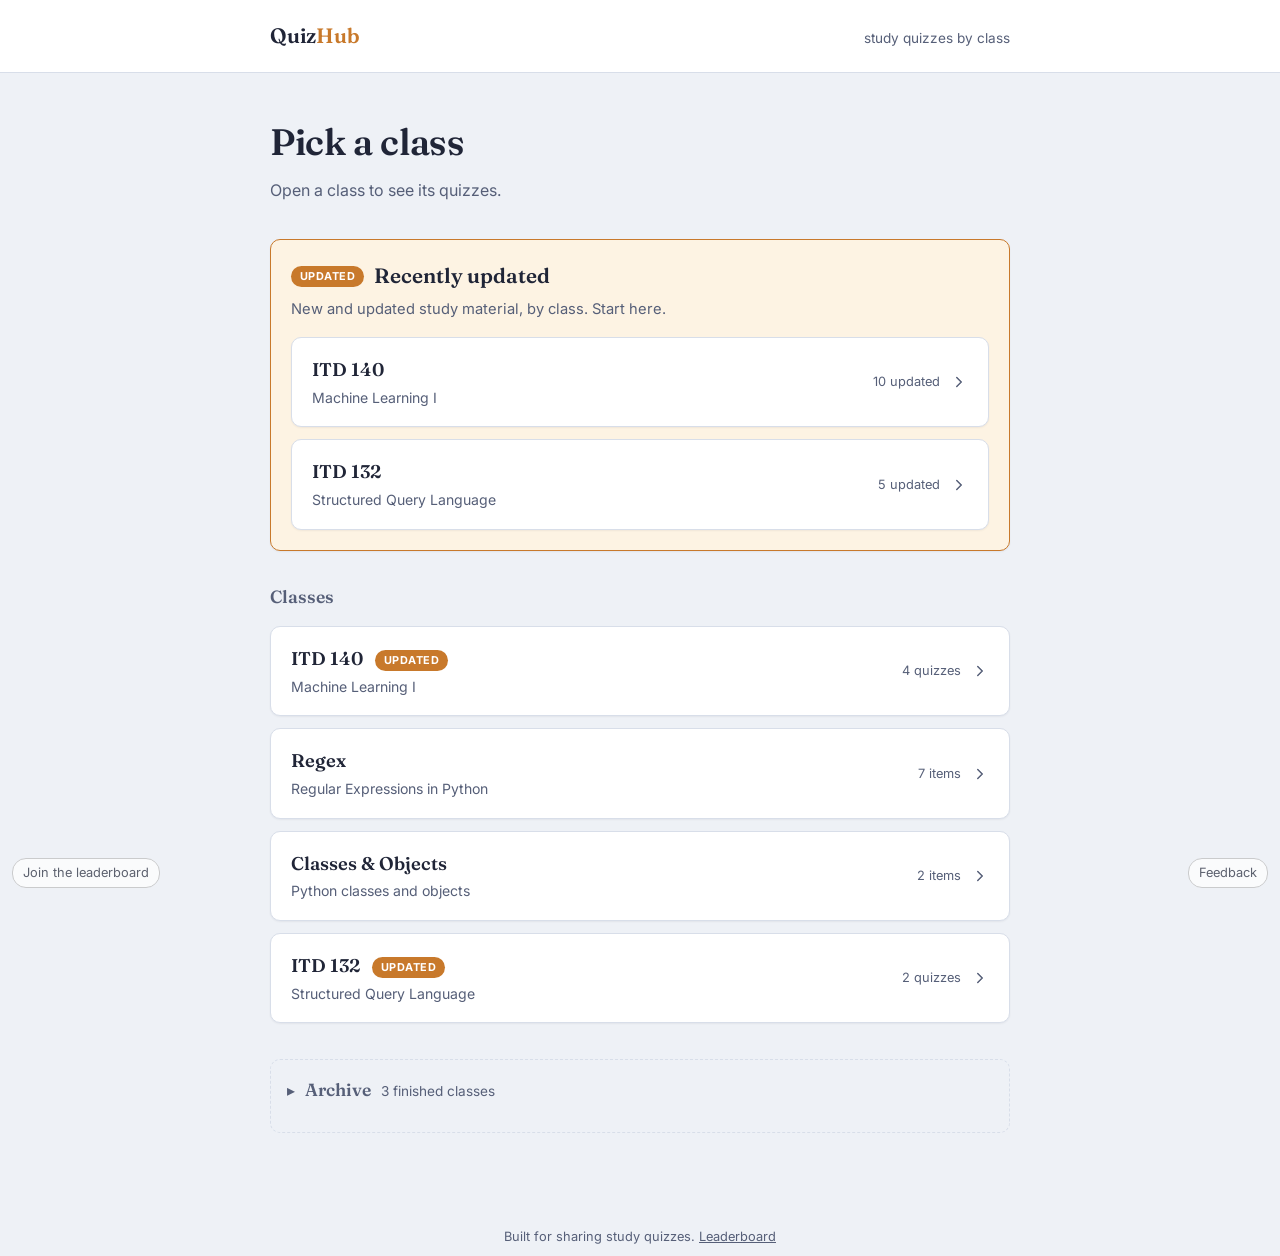
<file: index.html>
<!doctype html>
<html lang="en">
<head>
<meta charset="utf-8">
<meta name="viewport" content="width=device-width, initial-scale=1">
<title>Class Quizzes</title>
<link rel="stylesheet" href="assets/style.css">
</head>
<body>

<div class="topbar">
  <div class="topbar-inner">
    <a class="brand" href="index.html">Quiz<span class="brand-mark">Hub</span></a>
    <span class="topbar-sub">study quizzes by class</span>
  </div>
</div>

<div class="wrap">
  <div class="page-head">
    <h1>Pick a class</h1>
    <p>Open a class to see its quizzes.</p>
  </div>

  <section id="featured" class="featured" hidden aria-labelledby="featured-title">
    <div class="featured-head">
      <span class="featured-flag">Updated</span>
      <h2 id="featured-title">Recently updated</h2>
    </div>
    <p class="featured-sub">New and updated study material, by class. Start here.</p>
    <div id="featured-list" class="featured-list"></div>
  </section>

  <h2 class="list-title">Classes</h2>
  <div id="class-list" class="class-list"></div>

  <details id="archive" class="archive" hidden>
    <summary>
      <span class="archive-title">Archive</span>
      <span class="archive-sub" id="archive-sub"></span>
    </summary>
    <p class="archive-note">Finished classes. Everything is still here if you want to look back.</p>
    <div id="archive-list" class="class-list"></div>
  </details>
  <div id="empty" class="empty-state" hidden>No classes yet. Add one in <code>classes.json</code>.</div>
</div>

<footer class="site">Built for sharing study quizzes. <a href="leaderboard.html">Leaderboard</a></footer>

<script src="assets/app.js"></script>
<script src="assets/firebase-config.js"></script>
<script src="assets/feedback.js"></script>
<script src="assets/player.js"></script>
</body>
</html>
</file>
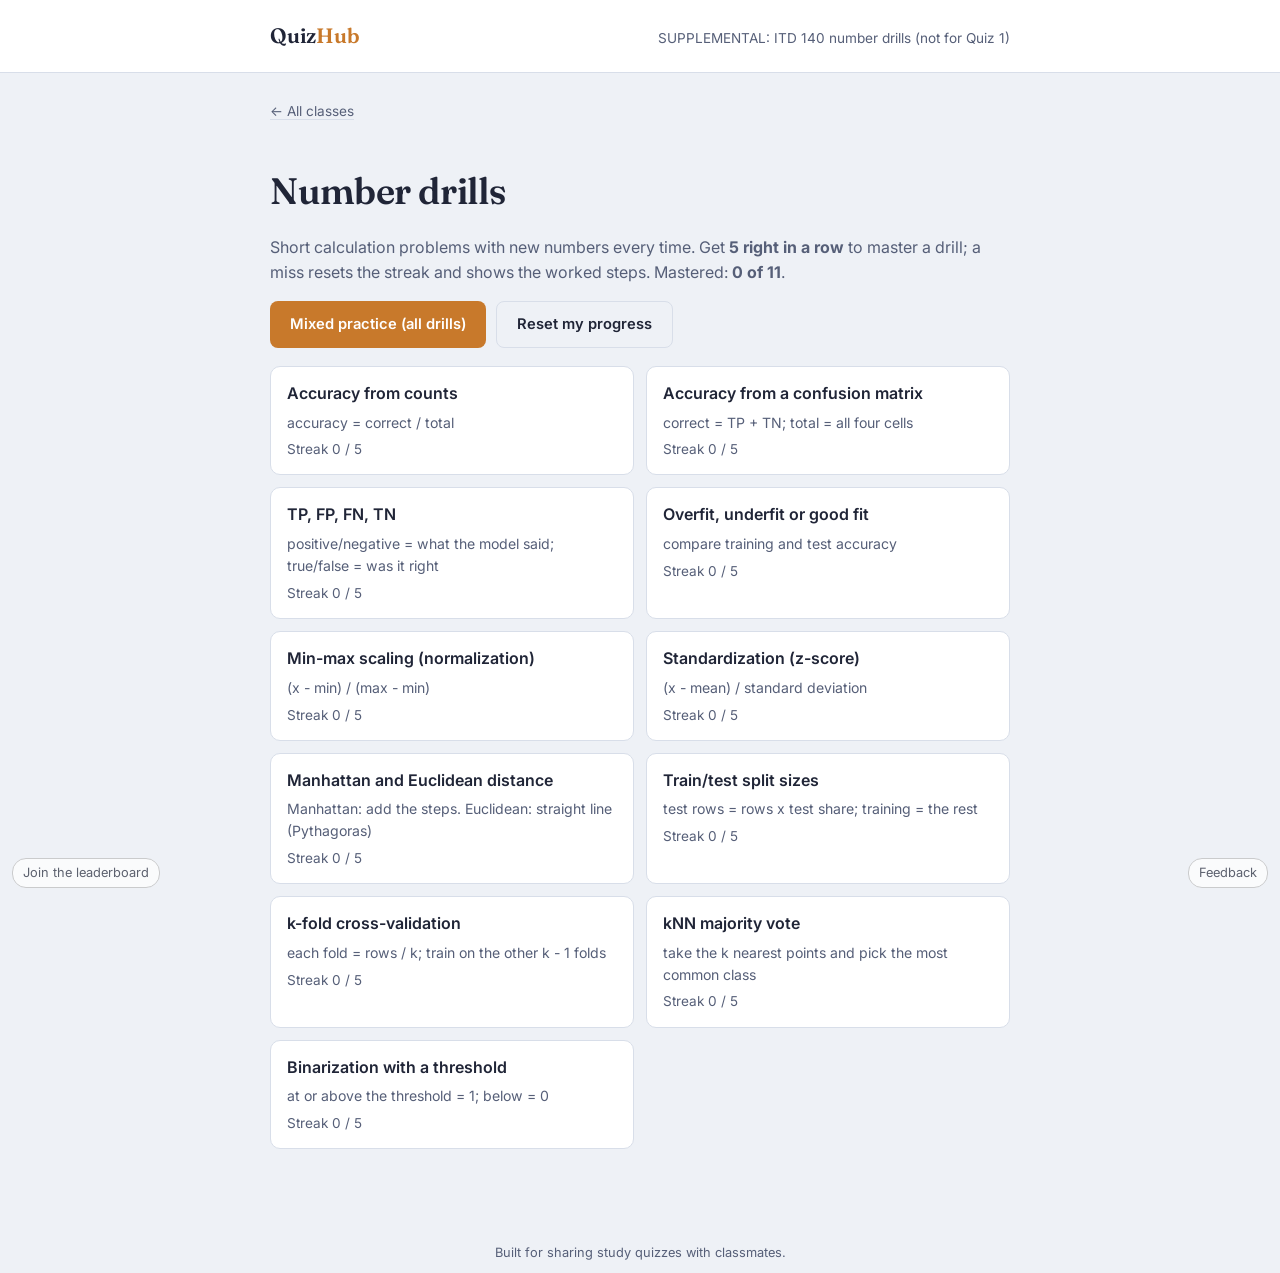
<file: drills.html>
<!doctype html>
<html lang="en">
<head>
<meta charset="utf-8">
<meta name="viewport" content="width=device-width, initial-scale=1">
<title>Number Drills</title>
<link rel="stylesheet" href="assets/style.css">
<link rel="stylesheet" href="assets/drills.css">
</head>
<body>

<div class="topbar">
  <div class="topbar-inner">
    <a class="brand" href="index.html">Quiz<span class="brand-mark">Hub</span></a>
    <span class="topbar-sub">SUPPLEMENTAL: ITD 140 number drills (not for Quiz 1)</span>
  </div>
</div>

<div class="wrap">
  <div class="crumb"><a href="index.html">&larr; All classes</a></div>
  <div id="loading" class="loading">Loading drills&hellip;</div>
  <div id="app"></div>
</div>

<footer class="site">Built for sharing study quizzes with classmates.</footer>

<script src="assets/drillgen.js"></script>
<script src="assets/drills.js"></script>
<script src="assets/firebase-config.js"></script>
<script src="assets/feedback.js"></script>
<script src="assets/player.js"></script>
</body>
</html>
</file>
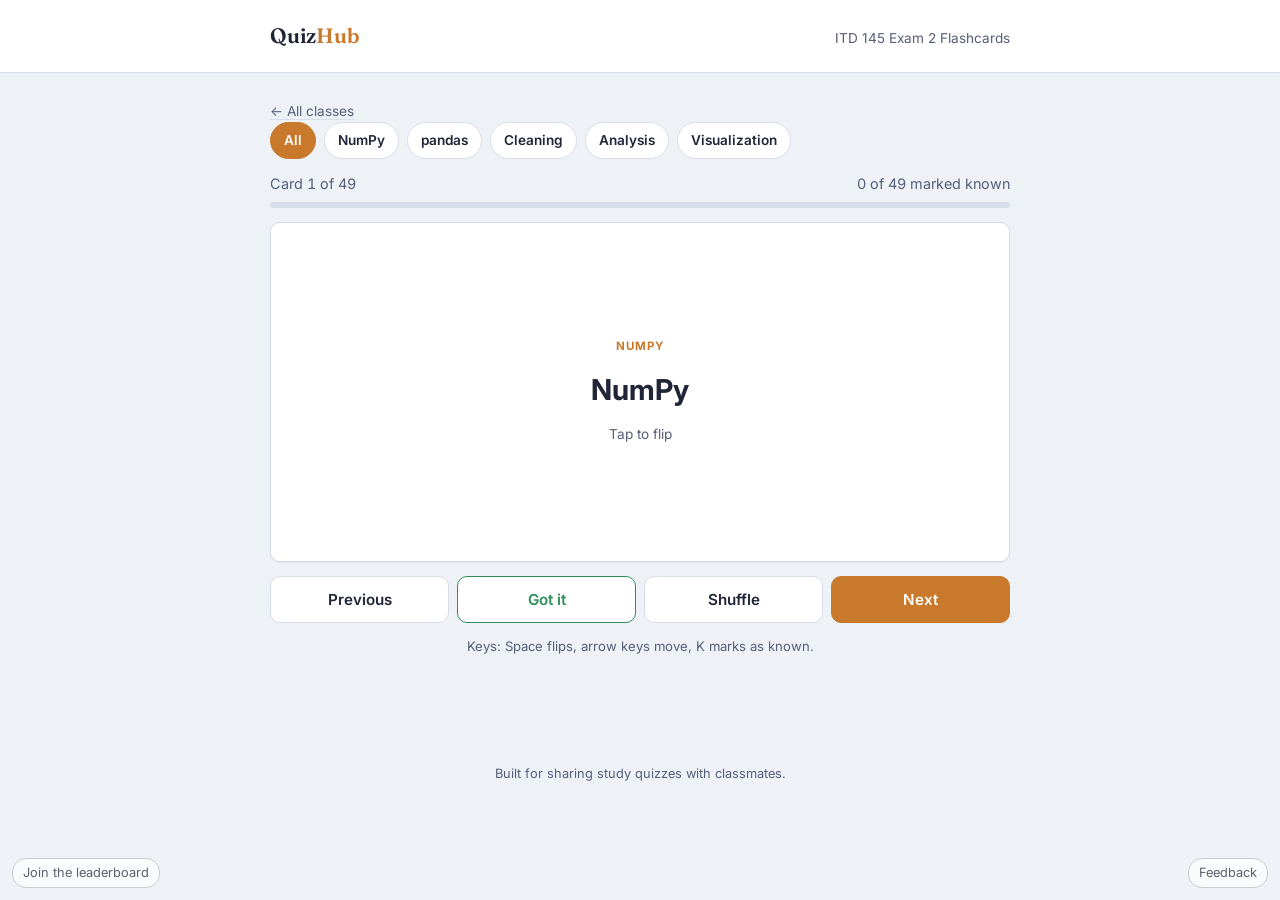
<file: flashcards.html>
<!doctype html>
<html lang="en">
<head>
<meta charset="utf-8">
<meta name="viewport" content="width=device-width, initial-scale=1">
<title>Flashcards</title>
<link rel="stylesheet" href="assets/style.css">
<link rel="stylesheet" href="assets/flashcards.css">
</head>
<body>

<div class="topbar">
  <div class="topbar-inner">
    <a class="brand" href="index.html">Quiz<span class="brand-mark">Hub</span></a>
    <span class="topbar-sub" id="fc-subtitle"></span>
  </div>
</div>

<div class="wrap">
  <div class="crumb"><a href="index.html">&larr; All classes</a></div>
  <div id="loading" class="loading">Loading flashcards&hellip;</div>
  <div id="app" hidden>
    <p class="fc-links" id="fc-links"></p>
    <div class="fc-chips" id="fc-chips" role="group" aria-label="Choose a deck"></div>
    <div class="fc-meta"><span id="fc-pos"></span><span id="fc-known"></span></div>
    <div class="fc-bar"><i id="fc-fill"></i></div>
    <button class="fc-card" id="fc-card" aria-label="Flashcard. Press to flip."></button>
    <div class="fc-ctrls">
      <button class="fc-btn" id="fc-prev">Previous</button>
      <button class="fc-btn fc-known-btn" id="fc-mark" aria-pressed="false">Got it</button>
      <button class="fc-btn" id="fc-shuf">Shuffle</button>
      <button class="fc-btn fc-primary" id="fc-next">Next</button>
    </div>
    <p class="fc-keys">Keys: Space flips, arrow keys move, K marks as known.</p>
  </div>
</div>

<footer class="site">Built for sharing study quizzes with classmates.</footer>

<script src="assets/flashcards.js"></script>
<script src="assets/firebase-config.js"></script>
<script src="assets/feedback.js"></script>
<script src="assets/player.js"></script>
</body>
</html>
</file>
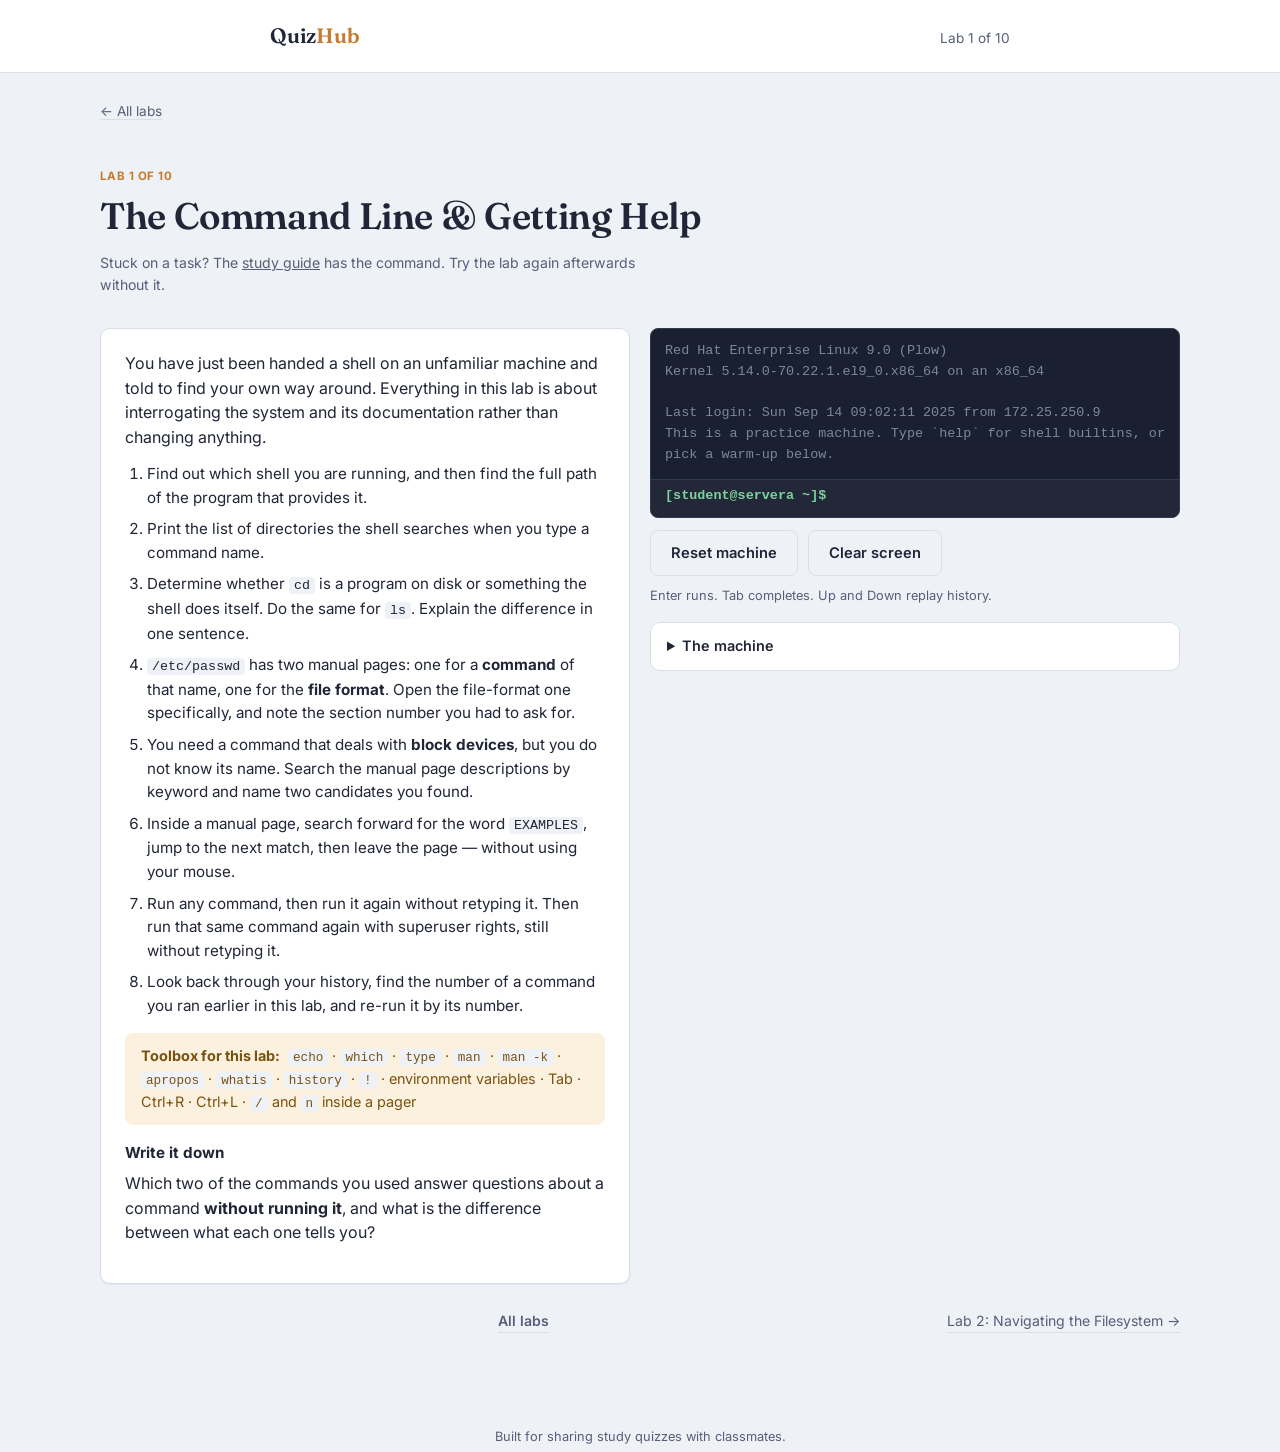
<file: lab.html>
<!doctype html>
<html lang="en">
<head>
<meta charset="utf-8">
<meta name="viewport" content="width=device-width, initial-scale=1">
<title>Lab</title>
<link rel="stylesheet" href="assets/style.css">
</head>
<body>

<div class="topbar">
  <div class="topbar-inner">
    <a class="brand" href="index.html">Quiz<span class="brand-mark">Hub</span></a>
    <span class="topbar-sub" id="lab-subtitle">Lab</span>
  </div>
</div>

<div class="wrap wide">
  <div class="crumb"><a href="labs.html" id="all-labs">&larr; All labs</a></div>

  <div id="loading" class="loading">Starting the machine&hellip;</div>

  <div id="app" hidden>
    <div id="lab-head" class="page-head"></div>

    <div class="lab-layout">
      <section class="lab-tasks" id="lab-tasks"></section>

      <section class="lab-term">
        <div class="lab-term-inner">
          <div class="term-shell" id="term-shell">
            <div class="term-scroll" id="term-scroll"></div>
            <div class="term-inputline" id="term-inputline">
              <span class="term-prompt" id="term-prompt"></span>
              <input type="text" id="term-input" class="term-input" spellcheck="false"
                autocomplete="off" autocapitalize="off" autocorrect="off"
                aria-label="Command line">
            </div>
          </div>

          <div class="sql-toolbar">
            <button class="btn ghost" id="reset">Reset machine</button>
            <button class="btn ghost" id="clear">Clear screen</button>
            <span class="sql-status" id="status"></span>
          </div>

          <details class="lab-files">
            <summary>The machine</summary>
            <div id="facts"></div>
            <div class="side-tabs" id="side-tabs">
              <button class="side-tab is-on" data-panel="files">Files</button>
              <button class="side-tab" data-panel="accounts">Accounts</button>
              <button class="side-tab" data-panel="software">Software</button>
              <button class="side-tab" data-panel="services">Services</button>
            </div>
            <div class="sql-side-note" id="side-note"></div>
            <div id="side-body" class="schema-body"></div>
          </details>
        </div>
      </section>
    </div>

    <nav class="lab-nav" id="lab-nav"></nav>
  </div>
</div>

<footer class="site">Built for sharing study quizzes with classmates.</footer>

<script src="assets/sqlhl.js"></script>
<script src="assets/shellhl.js"></script>
<script src="assets/blocks.js"></script>
<script src="assets/box.js"></script>
<script src="assets/shell.js"></script>
<script src="assets/shtext.js"></script>
<script src="assets/shadmin.js"></script>
<script src="assets/shpkg.js"></script>
<script src="assets/shsys.js"></script>
<script src="assets/shusage.js"></script>
<script src="assets/shellview.js"></script>
<script src="assets/nano.js"></script>
<script src="assets/man.js"></script>
<script src="assets/lab.js"></script>
<script src="assets/term.js"></script>
</body>
</html>
</file>
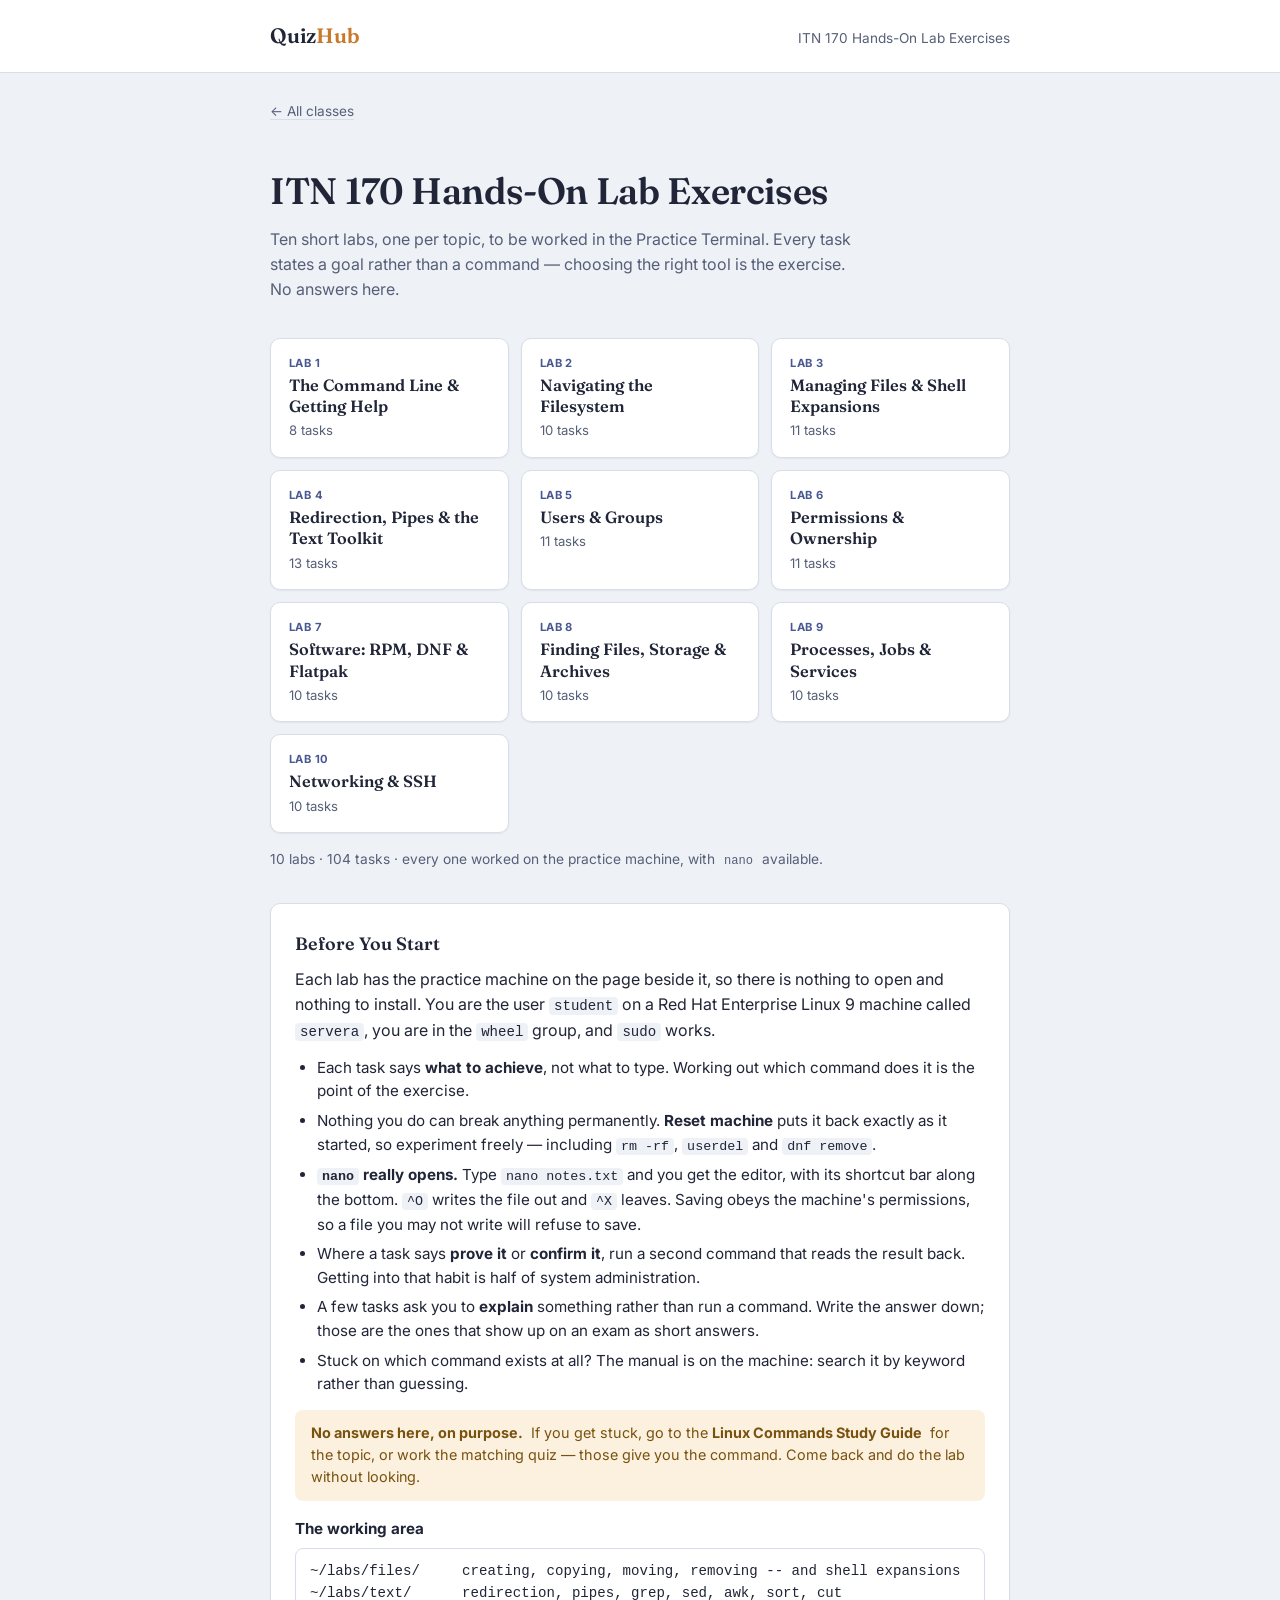
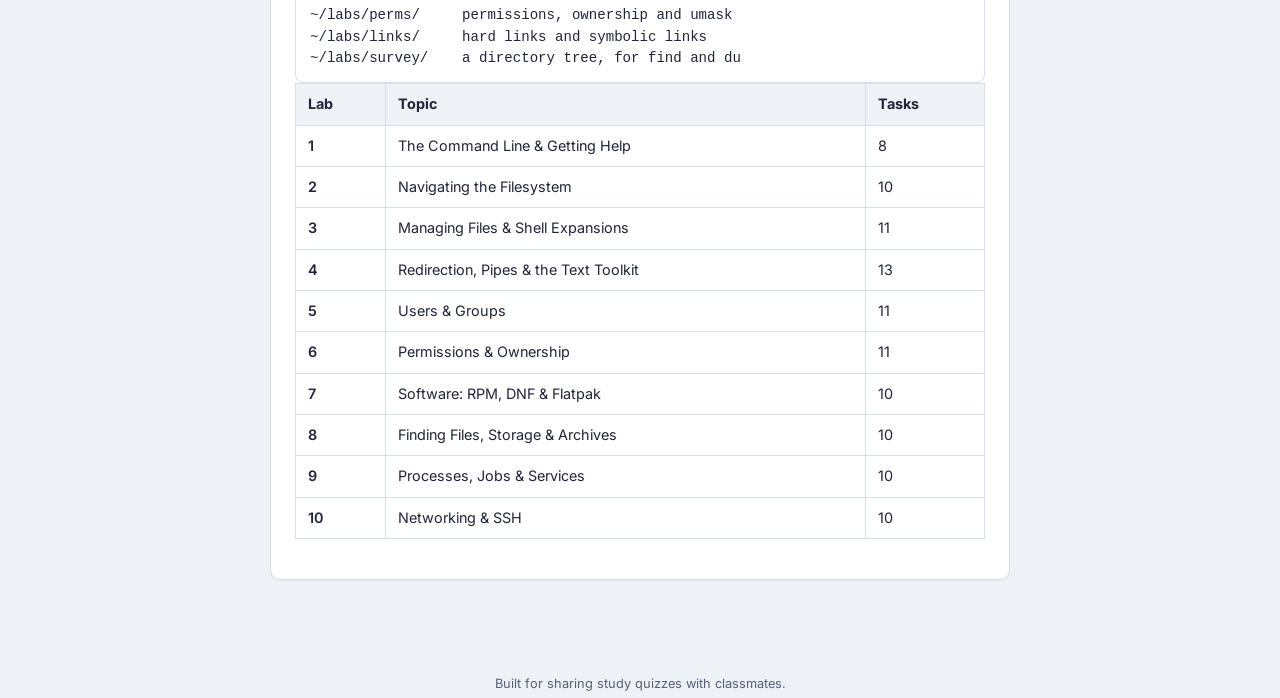
<file: labs.html>
<!doctype html>
<html lang="en">
<head>
<meta charset="utf-8">
<meta name="viewport" content="width=device-width, initial-scale=1">
<title>Lab Exercises</title>
<link rel="stylesheet" href="assets/style.css">
</head>
<body>

<div class="topbar">
  <div class="topbar-inner">
    <a class="brand" href="index.html">Quiz<span class="brand-mark">Hub</span></a>
    <span class="topbar-sub" id="labs-subtitle">Lab exercises</span>
  </div>
</div>

<div class="wrap">
  <div class="crumb"><a href="index.html">&larr; All classes</a></div>
  <div id="labs-root"></div>
</div>

<footer class="site">Built for sharing study quizzes with classmates.</footer>

<script src="assets/sqlhl.js"></script>
<script src="assets/shellhl.js"></script>
<script src="assets/blocks.js"></script>
<script src="assets/labs.js"></script>
</body>
</html>
</file>
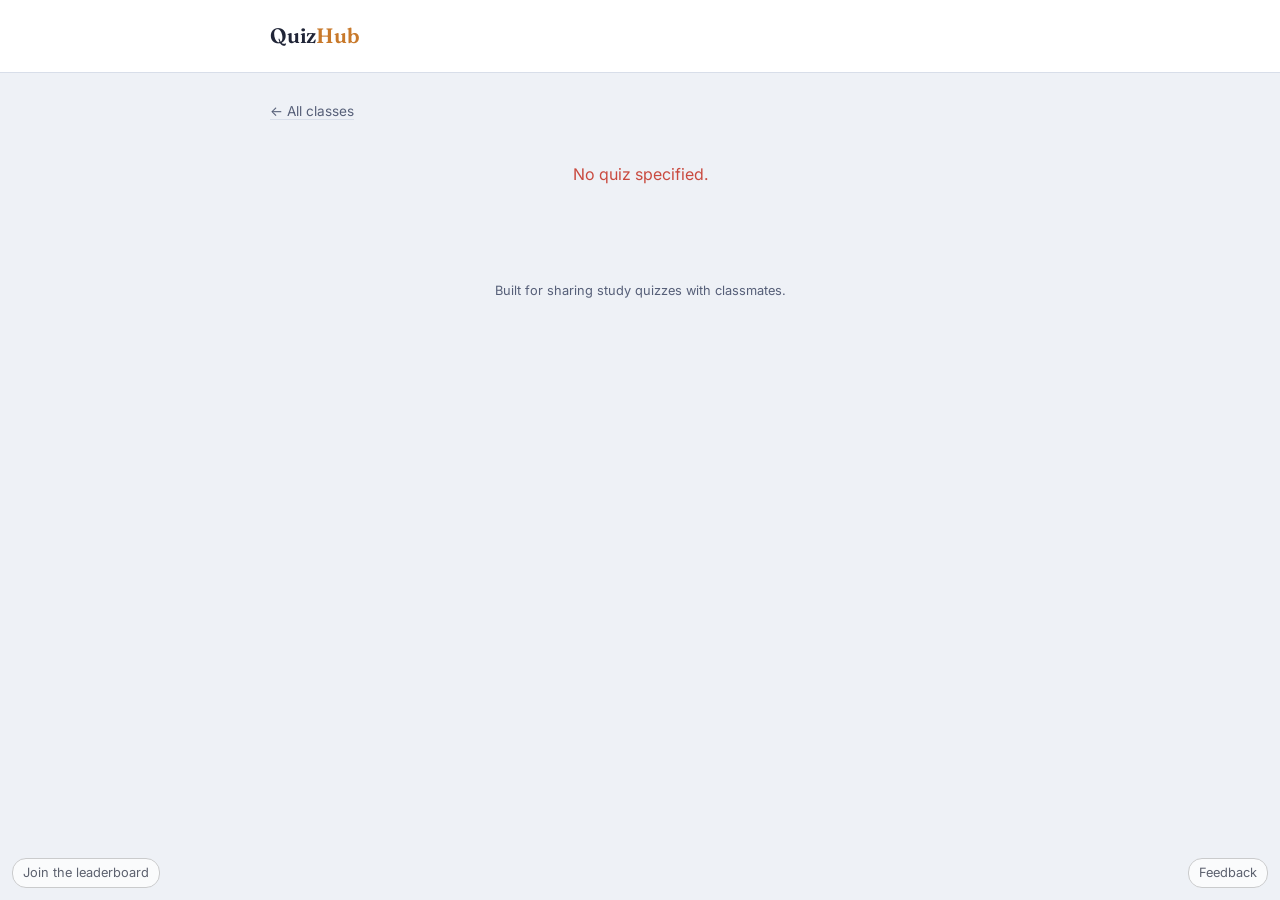
<file: quiz.html>
<!doctype html>
<html lang="en">
<head>
<meta charset="utf-8">
<meta name="viewport" content="width=device-width, initial-scale=1">
<title>Quiz</title>
<link rel="stylesheet" href="assets/style.css">
</head>
<body>

<div class="topbar">
  <div class="topbar-inner">
    <a class="brand" href="index.html">Quiz<span class="brand-mark">Hub</span></a>
    <span class="topbar-sub" id="quiz-subtitle"></span>
  </div>
</div>

<div class="wrap">
  <div class="crumb"><a href="index.html">&larr; All classes</a></div>

  <div id="loading" class="loading">Loading quiz…</div>
  <div id="app"></div>
</div>

<footer class="site">Built for sharing study quizzes with classmates.</footer>

<script src="assets/db.js"></script>
<script src="assets/sqlhl.js"></script>
<script src="assets/sqlview.js"></script>
<script src="assets/box.js"></script>
<script src="assets/shell.js"></script>
<script src="assets/shtext.js"></script>
<script src="assets/shadmin.js"></script>
<script src="assets/shpkg.js"></script>
<script src="assets/shsys.js"></script>
<script src="assets/shusage.js"></script>
<script src="assets/shellhl.js"></script>
<script src="assets/shellview.js"></script>
<script src="assets/quiz.js"></script>
<script src="assets/firebase-config.js"></script>
<script src="assets/feedback.js"></script>
<script src="assets/player.js"></script>
</body>
</html>
</file>
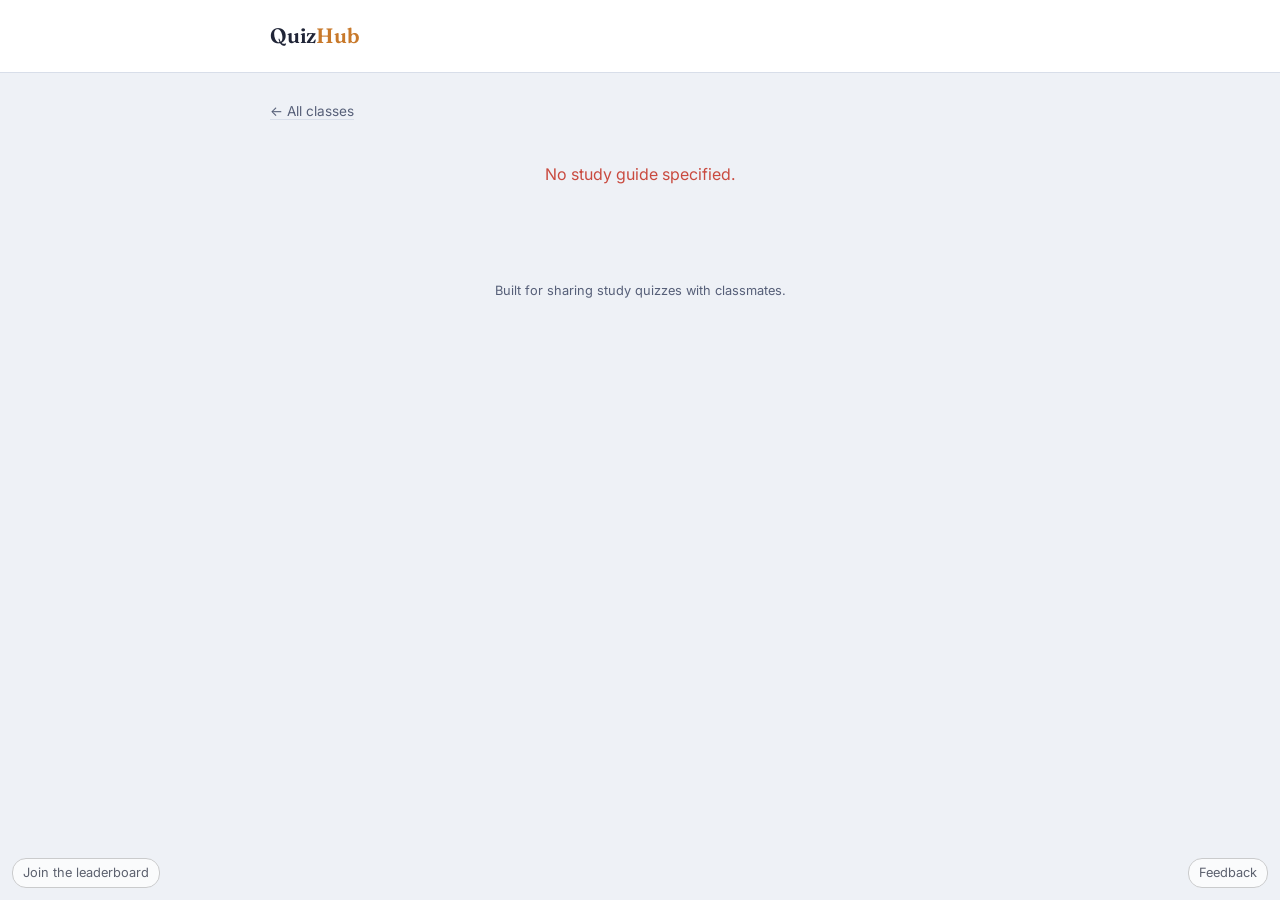
<file: review.html>
<!doctype html>
<html lang="en">
<head>
<meta charset="utf-8">
<meta name="viewport" content="width=device-width, initial-scale=1">
<title>Study Guide</title>
<link rel="stylesheet" href="assets/style.css">
</head>
<body>

<div class="topbar">
  <div class="topbar-inner">
    <a class="brand" href="index.html">Quiz<span class="brand-mark">Hub</span></a>
    <span class="topbar-sub" id="guide-subtitle"></span>
  </div>
</div>

<div class="wrap" id="guide-wrap">
  <div class="crumb"><a href="index.html">&larr; All classes</a></div>

  <div id="loading" class="loading">Loading study guide&hellip;</div>
  <div id="app"></div>
</div>

<footer class="site">Built for sharing study quizzes with classmates.</footer>

<script src="assets/sqlhl.js"></script>
<script src="assets/shellhl.js"></script>
<script src="assets/blocks.js"></script>
<script src="assets/review.js"></script>
<script src="assets/firebase-config.js"></script>
<script src="assets/feedback.js"></script>
<script src="assets/player.js"></script>
</body>
</html>
</file>
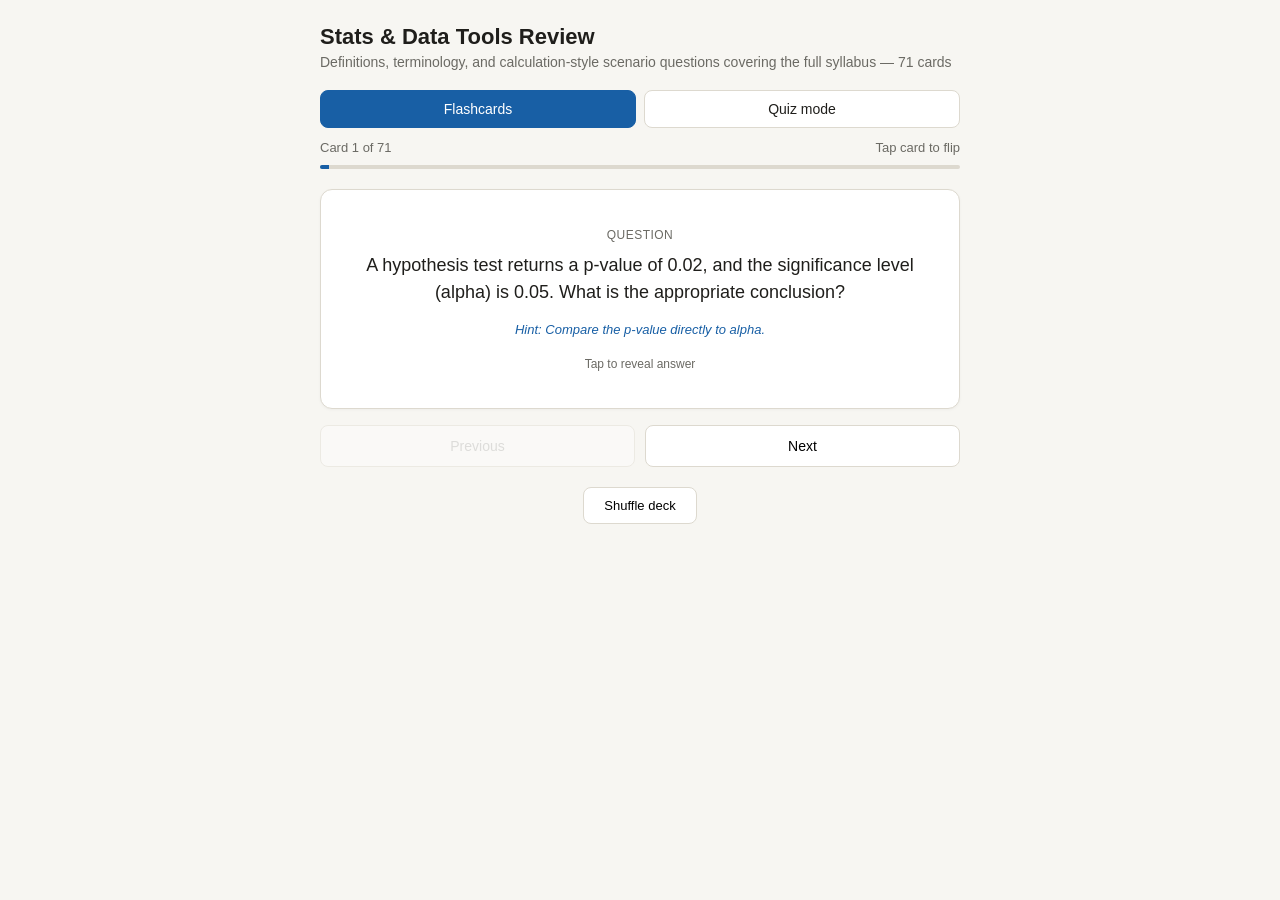
<file: stats-quiz.html>
<!DOCTYPE html>
<html lang="en">
<head>
<meta charset="UTF-8">
<meta name="viewport" content="width=device-width, initial-scale=1.0">
<title>Stats & Data Tools Review</title>
<style>
  :root {
    --bg: #f7f6f2;
    --card: #ffffff;
    --border: #ddd9cf;
    --text: #1f1e1b;
    --muted: #6b6a64;
    --accent: #185fa5;
    --accent-bg: #e6f1fb;
    --good: #0f6e56;
    --good-bg: #e1f5ee;
    --bad: #a32d2d;
    --bad-bg: #fcebeb;
  }
  * { box-sizing: border-box; }
  body {
    margin: 0;
    font-family: -apple-system, BlinkMacSystemFont, "Segoe UI", Helvetica, Arial, sans-serif;
    background: var(--bg);
    color: var(--text);
    padding: 24px 16px 64px;
  }
  .wrap {
    max-width: 640px;
    margin: 0 auto;
  }
  h1 {
    font-size: 22px;
    font-weight: 600;
    margin: 0 0 4px;
  }
  .subtitle {
    color: var(--muted);
    font-size: 14px;
    margin: 0 0 20px;
  }
  .modebar {
    display: flex;
    gap: 8px;
    margin-bottom: 12px;
  }
  .modebar button {
    flex: 1;
    padding: 10px;
    border-radius: 8px;
    border: 1px solid var(--border);
    background: var(--card);
    font-size: 14px;
    font-weight: 500;
    cursor: pointer;
    color: var(--text);
  }
  .modebar button.active {
    background: var(--accent);
    color: white;
    border-color: var(--accent);
  }
  .progress {
    font-size: 13px;
    color: var(--muted);
    margin-bottom: 10px;
    display: flex;
    justify-content: space-between;
  }
  .progress-bar {
    height: 4px;
    background: var(--border);
    border-radius: 2px;
    overflow: hidden;
    margin-bottom: 20px;
  }
  .progress-fill {
    height: 100%;
    background: var(--accent);
    transition: width 0.2s;
  }
  .card {
    background: var(--card);
    border: 1px solid var(--border);
    border-radius: 12px;
    padding: 28px 24px;
    min-height: 220px;
    display: flex;
    flex-direction: column;
    justify-content: center;
    cursor: pointer;
    text-align: center;
    user-select: none;
    box-shadow: 0 1px 3px rgba(0,0,0,0.04);
  }
  .card-label {
    font-size: 12px;
    text-transform: uppercase;
    letter-spacing: 0.04em;
    color: var(--muted);
    margin-bottom: 10px;
  }
  .card-content {
    font-size: 18px;
    line-height: 1.5;
    font-weight: 500;
  }
  .card-hint {
    margin-top: 16px;
    font-size: 13px;
    color: var(--accent);
    font-style: italic;
  }
  .card-explain {
    margin-top: 16px;
    font-size: 14px;
    color: var(--muted);
    line-height: 1.5;
  }
  .tap-hint {
    margin-top: 20px;
    font-size: 12px;
    color: var(--muted);
  }
  .navbar {
    display: flex;
    gap: 10px;
    margin-top: 16px;
  }
  .navbar button {
    flex: 1;
    padding: 12px;
    border-radius: 8px;
    border: 1px solid var(--border);
    background: var(--card);
    font-size: 14px;
    cursor: pointer;
  }
  .navbar button:disabled {
    opacity: 0.4;
    cursor: default;
  }
  .options {
    display: flex;
    flex-direction: column;
    gap: 10px;
    margin-top: 16px;
  }
  .option {
    padding: 14px 16px;
    border-radius: 8px;
    border: 1px solid var(--border);
    background: var(--card);
    text-align: left;
    font-size: 15px;
    cursor: pointer;
  }
  .option:hover { border-color: var(--accent); }
  .option.correct {
    background: var(--good-bg);
    border-color: var(--good);
    color: var(--good);
    font-weight: 500;
  }
  .option.incorrect {
    background: var(--bad-bg);
    border-color: var(--bad);
    color: var(--bad);
    font-weight: 500;
  }
  .option.disabled { cursor: default; }
  .quiz-question {
    font-size: 18px;
    font-weight: 500;
    margin-bottom: 4px;
    line-height: 1.5;
  }
  .feedback {
    margin-top: 16px;
    padding: 14px 16px;
    border-radius: 8px;
    font-size: 14px;
    line-height: 1.5;
  }
  .feedback.good { background: var(--good-bg); color: var(--good); }
  .feedback.bad { background: var(--bad-bg); color: var(--bad); }
  .feedback b { font-weight: 600; }
  .score-screen {
    text-align: center;
    padding: 40px 20px;
  }
  .score-num {
    font-size: 48px;
    font-weight: 600;
    margin: 12px 0;
  }
  .restart {
    margin-top: 24px;
    padding: 12px 24px;
    border-radius: 8px;
    border: 1px solid var(--accent);
    background: var(--accent);
    color: white;
    font-size: 14px;
    font-weight: 500;
    cursor: pointer;
  }
  .topbtn {
    margin-top: 20px;
    text-align: center;
  }
  .topbtn button {
    padding: 10px 20px;
    border-radius: 8px;
    border: 1px solid var(--border);
    background: var(--card);
    font-size: 13px;
    cursor: pointer;
  }
</style>
</head>
<body>
<div class="wrap">
  <h1>Stats & Data Tools Review</h1>
  <p class="subtitle">Definitions, terminology, and calculation-style scenario questions covering the full syllabus — 71 cards</p>

  <div class="modebar">
    <button id="btn-flash" class="active" onclick="setMode('flash')">Flashcards</button>
    <button id="btn-quiz" onclick="setMode('quiz')">Quiz mode</button>
  </div>

  <div id="app"></div>
</div>

<script>
const conceptQuestions = [
  {id:"q1",prompt:"What is a 'population' in statistics?",options:[{id:"a",text:"The entire group of individuals or items you want to draw conclusions about"},{id:"b",text:"A small subset randomly chosen from a larger group"},{id:"c",text:"Only the data points collected in an experiment"},{id:"d",text:"The average of all observed values"}],correct:"a",explanation:"A population includes every member of the group of interest, as opposed to a sample, which is a subset of it.",hint:"Think 'the whole group', not a piece of it."},
  {id:"q2",prompt:"What is a 'sample' in statistics?",options:[{id:"a",text:"A subset of the population used to make inferences about the whole"},{id:"b",text:"The complete dataset with no exclusions"},{id:"c",text:"A theoretical distribution"},{id:"d",text:"A visualization of data"}],correct:"a",explanation:"Sampling lets you estimate population characteristics without measuring every member.",hint:"It's smaller than the population."},
  {id:"q3",prompt:"Why might sample size matter when estimating a population mean?",options:[{id:"a",text:"Smaller samples tend to give less precise, more variable estimates of the population mean"},{id:"b",text:"Sample size never affects accuracy"},{id:"c",text:"Larger samples always guarantee a biased estimate"},{id:"d",text:"Sample size only matters for medians, not means"}],correct:"a",explanation:"Larger samples generally reduce standard error, giving a more reliable estimate of the population parameter.",hint:"Think about variability of the estimate."},
  {id:"q4",prompt:"Which measure of central tendency is most affected by extreme outliers?",options:[{id:"a",text:"Mean"},{id:"b",text:"Median"},{id:"c",text:"Mode"},{id:"d",text:"IQR"}],correct:"a",explanation:"The mean uses every value in its calculation, so outliers pull it strongly; the median is resistant to outliers.",hint:"This one sums all values and divides by n."},
  {id:"q5",prompt:"What is the median of a dataset?",options:[{id:"a",text:"The middle value when data is sorted"},{id:"b",text:"The most frequently occurring value"},{id:"c",text:"The sum of values divided by count"},{id:"d",text:"The range of values"}],correct:"a",explanation:"The median splits sorted data into two equal halves.",hint:"Sort the data first, then find the center."},
  {id:"q6",prompt:"What is the mode of a dataset?",options:[{id:"a",text:"The most frequently occurring value(s)"},{id:"b",text:"The average value"},{id:"c",text:"The middle value"},{id:"d",text:"The spread of the data"}],correct:"a",explanation:"A dataset can have one mode, multiple modes, or no mode at all.",hint:"Think 'most popular value'."},
  {id:"q7",prompt:"What do quartiles divide a dataset into?",options:[{id:"a",text:"Four equal parts"},{id:"b",text:"Two equal parts"},{id:"c",text:"Ten equal parts"},{id:"d",text:"Three unequal parts"}],correct:"a",explanation:"Q1, Q2 (median), and Q3 split ordered data into four equal-sized groups.",hint:"The prefix 'quart-' is a clue."},
  {id:"q8",prompt:"How is the Interquartile Range (IQR) calculated?",options:[{id:"a",text:"Q3 minus Q1"},{id:"b",text:"Max minus min"},{id:"c",text:"Mean minus median"},{id:"d",text:"Q1 plus Q3"}],correct:"a",explanation:"IQR = Q3 - Q1, representing the spread of the middle 50% of the data and used to detect outliers.",hint:"It measures the spread of the middle 50% of data."},
  {id:"q9",prompt:"What does variance measure?",options:[{id:"a",text:"The average squared deviation of data points from the mean"},{id:"b",text:"The middle value of a dataset"},{id:"c",text:"The most common value"},{id:"d",text:"The correlation between two variables"}],correct:"a",explanation:"Variance quantifies how spread out data points are around the mean, using squared differences.",hint:"Squaring is involved."},
  {id:"q10",prompt:"How does standard deviation relate to variance?",options:[{id:"a",text:"It's the square root of the variance"},{id:"b",text:"It's the variance squared"},{id:"c",text:"It's unrelated to variance"},{id:"d",text:"It's always larger than the variance"}],correct:"a",explanation:"Standard deviation puts spread back into the original units of the data by taking the square root of variance.",hint:"Think inverse of squaring."},
  {id:"q11",prompt:"What does skewness describe?",options:[{id:"a",text:"The asymmetry of a distribution's shape"},{id:"b",text:"The central value of data"},{id:"c",text:"The number of data points"},{id:"d",text:"The correlation between variables"}],correct:"a",explanation:"Positive skew has a longer right tail; negative skew has a longer left tail.",hint:"Think about a distribution leaning left or right."},
  {id:"q12",prompt:"What distinguishes a discrete random variable from a continuous one?",options:[{id:"a",text:"Discrete takes countable values; continuous can take any value in a range"},{id:"b",text:"Discrete is always negative; continuous is always positive"},{id:"c",text:"Discrete has no probability distribution"},{id:"d",text:"There is no meaningful difference"}],correct:"a",explanation:"Discrete variables (e.g., number of items) are countable; continuous variables (e.g., height) can take any value within an interval.",hint:"Think 'countable list' vs 'any value on a line'."},
  {id:"q13",prompt:"Which distribution is symmetric, bell-shaped, and defined by its mean and standard deviation?",options:[{id:"a",text:"Normal distribution"},{id:"b",text:"Binomial distribution"},{id:"c",text:"Poisson distribution"},{id:"d",text:"Uniform distribution"}],correct:"a",explanation:"The normal distribution is the classic bell curve, fully described by its mean (center) and standard deviation (spread).",hint:"This is the classic 'bell curve'."},
  {id:"q14",prompt:"The binomial distribution models what kind of scenario?",options:[{id:"a",text:"A fixed number of independent trials, each with two possible outcomes"},{id:"b",text:"The number of events in a fixed time interval"},{id:"c",text:"Values spread evenly across a range"},{id:"d",text:"Continuous measurements like height"}],correct:"a",explanation:"Binomial distributions apply to repeated yes/no (success/failure) trials, like coin flips.",hint:"Think 'success or failure' repeated n times."},
  {id:"q15",prompt:"The Poisson distribution is typically used to model what?",options:[{id:"a",text:"The number of times an event occurs in a fixed interval of time or space"},{id:"b",text:"Two-outcome trials"},{id:"c",text:"A perfectly symmetric bell curve"},{id:"d",text:"Equally likely outcomes over a range"}],correct:"a",explanation:"Poisson distributions describe rare event counts, like calls received per hour.",hint:"Think 'how many events happen in an hour'."},
  {id:"q16",prompt:"What characterizes a uniform distribution?",options:[{id:"a",text:"Every outcome in the range is equally likely"},{id:"b",text:"Outcomes cluster tightly around the mean"},{id:"c",text:"It's always skewed"},{id:"d",text:"It only applies to counts of events"}],correct:"a",explanation:"In a uniform distribution, all values across the range have equal probability.",hint:"Think 'rolling a fair die' — flat probability."},
  {id:"q17",prompt:"What is the main purpose of a confidence interval?",options:[{id:"a",text:"To give a range of plausible values for a population parameter based on sample data"},{id:"b",text:"To calculate the exact population mean with certainty"},{id:"c",text:"To measure skewness"},{id:"d",text:"To visualize outliers"}],correct:"a",explanation:"A confidence interval expresses uncertainty around an estimate, e.g., 'we're 95% confident the true mean falls in this range'.",hint:"It's expressed as a range, with a confidence level like 95%."},
  {id:"q18",prompt:"What is the goal of hypothesis testing?",options:[{id:"a",text:"To use sample data to evaluate evidence against a claim (null hypothesis) about a population"},{id:"b",text:"To calculate the mode of a dataset"},{id:"c",text:"To visualize data with a histogram"},{id:"d",text:"To compute the IQR"}],correct:"a",explanation:"Hypothesis testing uses sample evidence to decide whether to reject a null hypothesis about the population.",hint:"Involves a 'null hypothesis' and deciding whether to reject it."},
  {id:"q19",prompt:"When is a t-test typically preferred over a z-test?",options:[{id:"a",text:"When the sample size is small and/or the population standard deviation is unknown"},{id:"b",text:"When the population standard deviation is known and sample size is huge"},{id:"c",text:"Only for categorical data"},{id:"d",text:"Never — they are the same test"}],correct:"a",explanation:"The t-test accounts for extra uncertainty when estimating standard deviation from a small sample.",hint:"Think about what happens when you don't know the population's spread."},
  {id:"q20",prompt:"What does a p-value represent in hypothesis testing?",options:[{id:"a",text:"The probability of observing data at least as extreme as yours, assuming the null hypothesis is true"},{id:"b",text:"The probability the null hypothesis is true"},{id:"c",text:"The sample mean"},{id:"d",text:"The confidence level"}],correct:"a",explanation:"A small p-value suggests the observed data would be unlikely under the null hypothesis, providing evidence against it.",hint:"It's a probability tied to the null hypothesis being true."},
  {id:"q21",prompt:"What does a z-score tell you?",options:[{id:"a",text:"How many standard deviations a data point is from the mean"},{id:"b",text:"The exact value of a data point"},{id:"c",text:"The correlation between two variables"},{id:"d",text:"The sample size needed for a test"}],correct:"a",explanation:"A z-score standardizes a value relative to the mean and standard deviation of its distribution.",hint:"Standardized distance from the mean, in SD units."},
  {id:"q22",prompt:"Which two methods are commonly used for outlier detection?",options:[{id:"a",text:"IQR-based rule and z-score thresholds"},{id:"b",text:"Mode and median only"},{id:"c",text:"Histograms and scatter plots only"},{id:"d",text:"Confidence intervals and p-values"}],correct:"a",explanation:"Common outlier rules flag points beyond 1.5×IQR from Q1/Q3, or z-scores beyond a threshold like ±3.",hint:"One uses quartiles, the other uses standard deviations."},
  {id:"q23",prompt:"What does a box-and-whisker plot visualize?",options:[{id:"a",text:"The quartiles, median, and potential outliers of a dataset"},{id:"b",text:"The relationship between two continuous variables"},{id:"c",text:"The frequency distribution of a single variable"},{id:"d",text:"Trends over time"}],correct:"a",explanation:"Box plots show Q1, median, Q3, whiskers (typically 1.5×IQR), and outlier points.",hint:"Think of a box with lines sticking out on both sides."},
  {id:"q24",prompt:"What do the linear correlation coefficient and covariance both describe?",options:[{id:"a",text:"The relationship/association between two variables"},{id:"b",text:"The spread of a single variable"},{id:"c",text:"The center of a distribution"},{id:"d",text:"The number of outliers"}],correct:"a",explanation:"Covariance shows the direction of a relationship; the correlation coefficient standardizes this to a value between -1 and 1.",hint:"Think about how two variables move together."},
  {id:"q25",prompt:"What is a scatter plot best used for?",options:[{id:"a",text:"Visualizing the relationship between two numeric variables"},{id:"b",text:"Showing the distribution of a single variable's frequency"},{id:"c",text:"Displaying quartiles and outliers"},{id:"d",text:"Comparing categorical proportions"}],correct:"a",explanation:"Scatter plots show how one variable relates to another, useful for spotting correlation or patterns.",hint:"It has x and y axes with individual points."},
  {id:"q26",prompt:"What is a histogram used to visualize?",options:[{id:"a",text:"The frequency distribution of a single numeric variable across bins/ranges"},{id:"b",text:"The relationship between two variables"},{id:"c",text:"Only categorical data counts"},{id:"d",text:"Time series trends only"}],correct:"a",explanation:"Histograms group continuous data into bins to show shape, center, and spread of the distribution.",hint:"Bars represent counts within value ranges (bins)."},
  {id:"q27",prompt:"What is NumPy, at its core?",options:[{id:"a",text:"A Python library for efficient numerical computing, built around array operations"},{id:"b",text:"A visualization library only"},{id:"c",text:"A database management system"},{id:"d",text:"A machine learning framework"}],correct:"a",explanation:"NumPy provides fast, vectorized operations on arrays and underlies many other data science libraries.",hint:"The name itself is a hint — 'Numerical Python'."},
  {id:"q28",prompt:"What is NumPy's core data structure called?",options:[{id:"a",text:"ndarray"},{id:"b",text:"DataFrame"},{id:"c",text:"Series"},{id:"d",text:"list"}],correct:"a",explanation:"The ndarray (n-dimensional array) is NumPy's fundamental object for storing and operating on numerical data efficiently.",hint:"'n-dimensional array', abbreviated."},
  {id:"q29",prompt:"How do you typically import NumPy in Python code?",options:[{id:"a",text:"import numpy as np"},{id:"b",text:"include numpy"},{id:"c",text:"require('numpy')"},{id:"d",text:"load numpy"}],correct:"a",explanation:"The conventional alias for NumPy is 'np', used throughout the data science ecosystem.",hint:"There's a very common two-letter alias used."},
  {id:"q30",prompt:"What is Pandas primarily used for?",options:[{id:"a",text:"Working with labeled, tabular data through structures like DataFrames"},{id:"b",text:"Low-level numerical array math only"},{id:"c",text:"Creating web applications"},{id:"d",text:"3D graphics rendering"}],correct:"a",explanation:"Pandas builds on NumPy to provide DataFrame and Series objects for handling structured, labeled data like spreadsheets.",hint:"Think spreadsheet-like tables in Python."},
  {id:"q31",prompt:"What does df.head() do?",options:[{id:"a",text:"Shows the first few rows of a DataFrame (default 5)"},{id:"b",text:"Shows summary statistics of numeric columns"},{id:"c",text:"Shows the last few rows of a DataFrame"},{id:"d",text:"Lists column data types and memory usage"}],correct:"a",explanation:"df.head() is a quick way to preview the top of a dataset.",hint:"Think 'top of the table'."},
  {id:"q32",prompt:"What does df.tail() do?",options:[{id:"a",text:"Shows the last few rows of a DataFrame (default 5)"},{id:"b",text:"Shows the first few rows"},{id:"c",text:"Shows column names"},{id:"d",text:"Shows summary statistics"}],correct:"a",explanation:"df.tail() previews the bottom of the dataset, useful for checking end-of-file data.",hint:"Opposite of head()."},
  {id:"q33",prompt:"What does df.describe() return?",options:[{id:"a",text:"Summary statistics (count, mean, std, min, max, quartiles) for numeric columns"},{id:"b",text:"The data types of each column"},{id:"c",text:"Just the column names"},{id:"d",text:"The first 5 rows"}],correct:"a",explanation:"df.describe() gives a quick statistical overview of numeric columns.",hint:"This connects directly to descriptive statistics concepts."},
  {id:"q34",prompt:"What does df.info() show?",options:[{id:"a",text:"Column names, data types, non-null counts, and memory usage"},{id:"b",text:"Only the mean of each column"},{id:"c",text:"A scatter plot of the data"},{id:"d",text:"The correlation matrix"}],correct:"a",explanation:"df.info() gives a structural summary of the DataFrame, helpful for spotting missing data and checking dtypes.",hint:"Think 'structure and data health check'."},
  {id:"q35",prompt:"What does df.columns return?",options:[{id:"a",text:"An index/list of the column labels in the DataFrame"},{id:"b",text:"The number of rows"},{id:"c",text:"The data types only"},{id:"d",text:"The first row of data"}],correct:"a",explanation:"df.columns gives you the column names, useful for referencing or renaming fields.",hint:"It's about labels, not values."},
  {id:"r1",prompt:"What is a 'sample data set'?",options:[{id:"a",text:"The actual collected observations/data points drawn from a population"},{id:"b",text:"A theoretical probability distribution"},{id:"c",text:"The full population with no exclusions"},{id:"d",text:"A summary statistic like the mean"}],correct:"a",explanation:"A sample data set is the actual collected subset of observations you analyze, drawn from the larger population.",hint:"This is the raw data you actually have in hand."},
  {id:"r2",prompt:"What does 'sampling from a population' mean?",options:[{id:"a",text:"The process of selecting a subset of individuals from a population to study"},{id:"b",text:"Calculating the mean of all population values"},{id:"c",text:"Removing outliers from data"},{id:"d",text:"Creating a histogram"}],correct:"a",explanation:"Sampling is the process of choosing a subset from the population, ideally in a way that represents it well.",hint:"It's the process, not the result."},
  {id:"r3",prompt:"How does the sample mean differ from the population mean?",options:[{id:"a",text:"Sample mean is calculated from a subset and estimates the true population mean, which covers everyone"},{id:"b",text:"They are always exactly equal"},{id:"c",text:"Population mean is calculated from a small subset"},{id:"d",text:"There's no meaningful distinction"}],correct:"a",explanation:"The sample mean (x̄) estimates the population mean (μ); they can differ due to sampling variability.",hint:"One is a Greek letter (μ), the other often uses x-bar."},
  {id:"r4",prompt:"What is the definition of a random variable?",options:[{id:"a",text:"A variable whose possible values are outcomes of a random phenomenon"},{id:"b",text:"A fixed constant value"},{id:"c",text:"The average of a dataset"},{id:"d",text:"A column name in a spreadsheet"}],correct:"a",explanation:"A random variable assigns numerical values to outcomes of a random process, forming the basis for probability distributions.",hint:"Think 'a variable whose value depends on chance'."},
  {id:"r5",prompt:"What is meant by NumPy's 'underlying libraries'?",options:[{id:"a",text:"NumPy is built on lower-level, efficient code (like C) and serves as the foundation many other Python data libraries (e.g., Pandas) are built on"},{id:"b",text:"NumPy has no relationship to other libraries"},{id:"c",text:"NumPy replaces the need for Python entirely"},{id:"d",text:"NumPy is only used for web development"}],correct:"a",explanation:"NumPy's core functionality (its C-based array engine) underlies other libraries like Pandas, SciPy, and scikit-learn.",hint:"Think about what other data science libraries are built on top of."},
  {id:"r6",prompt:"What is a Pandas DataFrame?",options:[{id:"a",text:"A 2-dimensional, labeled table-like data structure with rows and columns"},{id:"b",text:"A single column of numbers only"},{id:"c",text:"A NumPy array with no labels"},{id:"d",text:"A type of plot"}],correct:"a",explanation:"A Pandas DataFrame is a labeled, 2D table structure (rows and columns) for storing and manipulating tabular data.",hint:"Think of it as a table with row and column labels, like a spreadsheet."}
];

const practiceQuestions = [
  {id:"p1",prompt:"A researcher measures the height of every student at a university (not just a subset). This complete measurement of the whole group is called a:",options:[{id:"a",text:"Sample"},{id:"b",text:"Census"},{id:"c",text:"Statistic"},{id:"d",text:"Distribution"}],correct:"b",explanation:"A census is when you measure every member of the population rather than a subset (a sample).",hint:"Think about what the government does every 10 years."},
  {id:"p2",prompt:"A pollster surveys 500 randomly selected voters out of a city of 2 million to estimate opinions. This group of 500 is called the:",options:[{id:"a",text:"Population"},{id:"b",text:"Parameter"},{id:"c",text:"Sample"},{id:"d",text:"Census"}],correct:"c",explanation:"The 500 surveyed voters are a sample — a subset drawn from the larger population of 2 million.",hint:"It's the smaller group actually measured."},
  {id:"p3",prompt:"In a dataset [3, 7, 7, 8, 10, 12, 50], why is the median a better measure of the 'typical' value than the mean?",options:[{id:"a",text:"The median is always smaller than the mean"},{id:"b",text:"The extreme value (50) pulls the mean upward, but the median is resistant to it"},{id:"c",text:"The mean can't be calculated for this dataset"},{id:"d",text:"The median and mean would be identical here"}],correct:"b",explanation:"Outliers like 50 have a strong effect on the mean because it uses every value, while the median only depends on the middle position.",hint:"Look at the outlier at the end of the list."},
  {id:"p4",prompt:"For the dataset [1, 2, 2, 3, 3, 3, 4, 5], what is the mode?",options:[{id:"a",text:"3"},{id:"b",text:"2.875"},{id:"c",text:"3.5"},{id:"d",text:"There is no mode"}],correct:"a",explanation:"3 appears three times, more than any other value, making it the mode.",hint:"Count how many times each number appears."},
  {id:"p5",prompt:"If Q1 = 20 and Q3 = 35 for a dataset, what is the IQR?",options:[{id:"a",text:"55"},{id:"b",text:"15"},{id:"c",text:"17.5"},{id:"d",text:"20"}],correct:"b",explanation:"IQR = Q3 - Q1 = 35 - 20 = 15.",hint:"Subtract, don't add."},
  {id:"p6",prompt:"Using the 1.5×IQR rule with Q1 = 20, Q3 = 35 (so IQR = 15), which value would be flagged as an outlier?",options:[{id:"a",text:"40"},{id:"b",text:"58"},{id:"c",text:"30"},{id:"d",text:"25"}],correct:"b",explanation:"The upper fence is Q3 + 1.5×IQR = 35 + 22.5 = 57.5, so 58 falls above it and is flagged as an outlier.",hint:"Calculate the upper fence first: Q3 + 1.5×IQR."},
  {id:"p7",prompt:"A dataset has a mean of 50 and standard deviation of 5. What is the variance?",options:[{id:"a",text:"10"},{id:"b",text:"25"},{id:"c",text:"2.5"},{id:"d",text:"55"}],correct:"b",explanation:"Variance is standard deviation squared: 5² = 25.",hint:"Variance and standard deviation are related by squaring."},
  {id:"p8",prompt:"A distribution has most of its data bunched on the right side, with a long tail stretching toward lower values on the left. This is called:",options:[{id:"a",text:"Positively skewed"},{id:"b",text:"Negatively skewed"},{id:"c",text:"Normally distributed"},{id:"d",text:"Bimodal"}],correct:"b",explanation:"A long tail pointing toward lower (left) values indicates negative skew, sometimes called left-skewed.",hint:"The tail direction names the skew, not where the bulk of data sits."},
  {id:"p9",prompt:"The number of cars that pass through a toll booth in a given hour is an example of what type of random variable?",options:[{id:"a",text:"Continuous"},{id:"b",text:"Discrete"},{id:"c",text:"Categorical"},{id:"d",text:"Ordinal"}],correct:"b",explanation:"You can only count cars in whole numbers (0, 1, 2, ...), making this a discrete random variable.",hint:"Can you have half a car pass through?"},
  {id:"p10",prompt:"The exact amount of rainfall (in inches) recorded in a day is an example of what type of random variable?",options:[{id:"a",text:"Discrete"},{id:"b",text:"Continuous"},{id:"c",text:"Binary"},{id:"d",text:"Nominal"}],correct:"b",explanation:"Rainfall can take any value within a range (e.g., 1.347 inches), making it continuous.",hint:"Can this value be measured to any number of decimal places?"},
  {id:"p11",prompt:"You flip a fair coin 20 times and count the number of heads. Which distribution models this scenario?",options:[{id:"a",text:"Poisson distribution"},{id:"b",text:"Binomial distribution"},{id:"c",text:"Normal distribution"},{id:"d",text:"Uniform distribution"}],correct:"b",explanation:"A fixed number of independent trials (20 flips), each with two outcomes (heads/tails), is the signature of a binomial distribution.",hint:"Fixed number of trials, two possible outcomes each time."},
  {id:"p12",prompt:"A call center wants to model how many calls it receives per 15-minute interval. Which distribution is most appropriate?",options:[{id:"a",text:"Poisson distribution"},{id:"b",text:"Binomial distribution"},{id:"c",text:"Normal distribution"},{id:"d",text:"Uniform distribution"}],correct:"a",explanation:"Counting the number of events (calls) in a fixed interval of time is the classic use case for a Poisson distribution.",hint:"This is about counting rare events over a time window."},
  {id:"p13",prompt:"A random number generator produces a value uniformly between 0 and 100, where every value in that range is equally likely. This describes a:",options:[{id:"a",text:"Normal distribution"},{id:"b",text:"Uniform distribution"},{id:"c",text:"Poisson distribution"},{id:"d",text:"Binomial distribution"}],correct:"b",explanation:"When every outcome across a range is equally likely, that's a uniform distribution.",hint:"The name of the distribution is a strong hint here."},
  {id:"p14",prompt:"A 95% confidence interval for a population mean is reported as (48, 52). What does this most accurately mean?",options:[{id:"a",text:"There's a 95% chance the true population mean falls between 48 and 52, based on the method used to construct the interval"},{id:"b",text:"95% of the data falls between 48 and 52"},{id:"c",text:"The sample mean is always exactly 50"},{id:"d",text:"The population standard deviation is 48 to 52"}],correct:"a",explanation:"A confidence interval reflects the reliability of the estimation method: if repeated many times, about 95% of such intervals would contain the true population parameter.",hint:"Focus on what the confidence level describes — the method, not a single data point."},
  {id:"p15",prompt:"A hypothesis test returns a p-value of 0.02, and the significance level (alpha) is 0.05. What is the appropriate conclusion?",options:[{id:"a",text:"Fail to reject the null hypothesis, since 0.02 is small"},{id:"b",text:"Reject the null hypothesis, since the p-value is less than alpha"},{id:"c",text:"The test is inconclusive"},{id:"d",text:"Accept the alternative hypothesis as proven true"}],correct:"b",explanation:"When the p-value is less than the significance level (0.02 < 0.05), there's enough evidence to reject the null hypothesis.",hint:"Compare the p-value directly to alpha."},
  {id:"p16",prompt:"A researcher has a sample of only 12 observations and does not know the population standard deviation. Which test is most appropriate for comparing means?",options:[{id:"a",text:"z-test"},{id:"b",text:"t-test"},{id:"c",text:"Chi-square test"},{id:"d",text:"ANOVA"}],correct:"b",explanation:"With a small sample size and unknown population standard deviation, the t-test is the appropriate choice.",hint:"Small sample + unknown population SD points to one specific test."},
  {id:"p17",prompt:"A data point has a z-score of -2.5. What does this tell you?",options:[{id:"a",text:"The value is 2.5 units above the mean"},{id:"b",text:"The value is 2.5 standard deviations below the mean"},{id:"c",text:"The value equals the median"},{id:"d",text:"The value is exactly at the mean"}],correct:"b",explanation:"A negative z-score means the value falls below the mean, and the magnitude (2.5) tells you how many standard deviations away.",hint:"Sign tells direction, magnitude tells distance in SD units."},
  {id:"p18",prompt:"Which plot would be most useful for visualizing the relationship between hours studied and exam score across many students?",options:[{id:"a",text:"Box-and-whisker plot"},{id:"b",text:"Scatter plot"},{id:"c",text:"Histogram"},{id:"d",text:"Pie chart"}],correct:"b",explanation:"Scatter plots are ideal for visualizing the relationship between two numeric variables, like study hours and exam scores.",hint:"You need to see two variables plotted against each other."},
  {id:"p19",prompt:"Two variables have a covariance of 45.2. On its own, what is the main limitation of this number?",options:[{id:"a",text:"It doesn't tell you the direction of the relationship"},{id:"b",text:"It's not standardized, so its magnitude is hard to interpret without knowing the variables' units/scale"},{id:"c",text:"It can only be negative"},{id:"d",text:"It only works for categorical data"}],correct:"b",explanation:"Unlike the correlation coefficient (which is standardized between -1 and 1), covariance's magnitude depends on the units of the variables, making it hard to interpret alone.",hint:"Compare this to why we usually convert covariance into a correlation coefficient."},
  {id:"p20",prompt:"Why does a rule-of-thumb minimum sample size (like n = 30) matter for hypothesis testing and confidence intervals?",options:[{id:"a",text:"It guarantees a p-value below 0.05"},{id:"b",text:"It's the point where the Central Limit Theorem lets the sampling distribution of the mean be treated as approximately normal, even if the population isn't"},{id:"c",text:"It's a legal requirement for all statistical studies"},{id:"d",text:"Smaller samples always give more accurate results"}],correct:"b",explanation:"The Central Limit Theorem states that as sample size grows, the sampling distribution of the mean approaches normality regardless of the population's underlying shape.",hint:"This connects to a famous theorem about sampling distributions."},
  {id:"p21",prompt:"You write `import numpy as np` at the top of your script. What does the `as np` part do?",options:[{id:"a",text:"Creates an alias so you can call NumPy functions using np. instead of numpy."},{id:"b",text:"Installs the NumPy library"},{id:"c",text:"Converts NumPy arrays to Pandas DataFrames"},{id:"d",text:"Restricts NumPy to only numeric data types"}],correct:"a",explanation:"'as np' aliases the numpy module to the shorter name np, which is the standard convention.",hint:"Think about why nearly everyone types np.array() instead of numpy.array()."},
  {id:"p22",prompt:"You run `arr = np.array([4, 8, 15, 16, 23, 42])`. What type of object is `arr`?",options:[{id:"a",text:"A Python list"},{id:"b",text:"A NumPy ndarray"},{id:"c",text:"A Pandas Series"},{id:"d",text:"A dictionary"}],correct:"b",explanation:"np.array() constructs NumPy's core data structure, the ndarray (n-dimensional array).",hint:"This is NumPy's fundamental object, mentioned by name in the course material."},
  {id:"p23",prompt:"You've loaded a spreadsheet into a variable called df and want to quickly preview just the first 3 rows. Which command should you use?",options:[{id:"a",text:"df.describe(3)"},{id:"b",text:"df.head(3)"},{id:"c",text:"df.info(3)"},{id:"d",text:"df.columns(3)"}],correct:"b",explanation:"df.head(n) previews the first n rows of a DataFrame; the default is 5 if no argument is given.",hint:"Think about which method previews the top of a dataset, then pass it a number."},
  {id:"p24",prompt:"You suspect a large dataset has missing values in some columns and want to quickly see the non-null count and data type for each column. Which method should you call on your DataFrame?",options:[{id:"a",text:"df.describe()"},{id:"b",text:"df.head()"},{id:"c",text:"df.info()"},{id:"d",text:"df.tail()"}],correct:"c",explanation:"df.info() reports column names, dtypes, non-null counts, and memory usage \u2014 ideal for spotting missing data.",hint:"You need structural info about the DataFrame, not the actual values."},
  {id:"p25",prompt:"You want a quick statistical summary (mean, std, min, max, and quartiles) of every numeric column in a DataFrame called df. Which method gives you this in one call?",options:[{id:"a",text:"df.columns()"},{id:"b",text:"df.describe()"},{id:"c",text:"df.info()"},{id:"d",text:"df.head()"}],correct:"b",explanation:"df.describe() computes descriptive statistics for numeric columns in a single call.",hint:"The method name matches exactly what you're asking for."},
  {id:"p26",prompt:"Two variables have a correlation coefficient of -0.85. How should this be interpreted?",options:[{id:"a",text:"A strong negative linear relationship \u2014 as one variable increases, the other tends to decrease"},{id:"b",text:"A weak, unreliable relationship"},{id:"c",text:"No relationship exists between the variables"},{id:"d",text:"A strong positive relationship"}],correct:"a",explanation:"Correlation coefficients close to -1 indicate a strong negative linear relationship; close to +1 indicates a strong positive one.",hint:"Look at both the sign and how close the value is to 1 in magnitude."},
  {id:"p27",prompt:"For a normal distribution, approximately what percentage of data falls within 2 standard deviations of the mean?",options:[{id:"a",text:"50%"},{id:"b",text:"68%"},{id:"c",text:"95%"},{id:"d",text:"99.7%"}],correct:"c",explanation:"This is the empirical rule (68-95-99.7 rule): about 95% of data in a normal distribution falls within 2 standard deviations of the mean.",hint:"This is part of the '68-95-99.7' empirical rule for normal distributions."},
  {id:"p28",prompt:"All else being equal, if you increase your sample size while keeping the same confidence level, what happens to the width of the confidence interval?",options:[{id:"a",text:"It widens"},{id:"b",text:"It narrows, since larger samples give more precise estimates"},{id:"c",text:"It stays exactly the same"},{id:"d",text:"It becomes impossible to calculate"}],correct:"b",explanation:"Larger samples reduce the standard error of the estimate, producing a narrower, more precise confidence interval.",hint:"Think about how more data affects the precision of an estimate."},
  {id:"p29",prompt:"A box plot shows a median line positioned close to the bottom of the box, with a whisker extending much farther above the box than below. What does this suggest about the distribution?",options:[{id:"a",text:"It is positively (right) skewed"},{id:"b",text:"It is negatively (left) skewed"},{id:"c",text:"It is perfectly symmetric"},{id:"d",text:"It has no outliers"}],correct:"a",explanation:"A longer whisker/tail extending upward, with the median pulled toward the lower end of the box, indicates positive (right) skew.",hint:"A longer stretch on one side of the box points to skew in that direction."},
  {id:"p30",prompt:"You calculate the variance of a small sample as 64. What is the standard deviation?",options:[{id:"a",text:"8"},{id:"b",text:"32"},{id:"c",text:"4096"},{id:"d",text:"16"}],correct:"a",explanation:"Standard deviation is the square root of variance: \u221a64 = 8.",hint:"Take the square root of the variance."}
];

const questions = [...conceptQuestions, ...practiceQuestions];

let mode = 'flash';
let idx = 0;
let flipped = false;
let quizAnswered = null;
let quizScore = 0;
let quizDone = 0;
let order = questions.map((_,i)=>i);
let quizOptionOrder = {};

function shuffle(arr){
  for(let i=arr.length-1;i>0;i--){
    const j = Math.floor(Math.random()*(i+1));
    [arr[i],arr[j]]=[arr[j],arr[i]];
  }
  return arr;
}

function setMode(m){
  mode = m;
  idx = 0;
  flipped = false;
  quizAnswered = null;
  quizScore = 0;
  quizDone = 0;
  order = shuffle(questions.map((_,i)=>i));
  quizOptionOrder = {};
  document.getElementById('btn-flash').classList.toggle('active', m==='flash');
  document.getElementById('btn-quiz').classList.toggle('active', m==='quiz');
  render();
}

function render(){
  const app = document.getElementById('app');
  if(mode === 'flash'){
    renderFlash(app);
  } else {
    renderQuiz(app);
  }
}

function renderFlash(app){
  const q = questions[order[idx]];
  const correctOpt = q.options.find(o=>o.id===q.correct);
  app.innerHTML = `
    <div class="progress"><span>Card ${idx+1} of ${questions.length}</span><span>Tap card to flip</span></div>
    <div class="progress-bar"><div class="progress-fill" style="width:${((idx+1)/questions.length)*100}%"></div></div>
    <div class="card" onclick="toggleFlip()">
      ${!flipped ? `
        <div class="card-label">Question</div>
        <div class="card-content">${q.prompt}</div>
        <div class="card-hint">Hint: ${q.hint}</div>
        <div class="tap-hint">Tap to reveal answer</div>
      ` : `
        <div class="card-label">Answer</div>
        <div class="card-content">${correctOpt.text}</div>
        <div class="card-explain">${q.explanation}</div>
        <div class="tap-hint">Tap to flip back</div>
      `}
    </div>
    <div class="navbar">
      <button onclick="prevCard()" ${idx===0?'disabled':''}>Previous</button>
      <button onclick="nextCard()" ${idx===questions.length-1?'disabled':''}>Next</button>
    </div>
    <div class="topbtn"><button onclick="shuffleCards()">Shuffle deck</button></div>
  `;
}

function toggleFlip(){ flipped = !flipped; render(); }
function nextCard(){ if(idx<questions.length-1){ idx++; flipped=false; render(); } }
function prevCard(){ if(idx>0){ idx--; flipped=false; render(); } }
function shuffleCards(){ order = shuffle(questions.map((_,i)=>i)); idx=0; flipped=false; render(); }

function renderQuiz(app){
  if(idx >= questions.length){
    app.innerHTML = `
      <div class="score-screen">
        <div class="card-label">Quiz complete</div>
        <div class="score-num">${quizScore} / ${questions.length}</div>
        <div style="color:var(--muted);font-size:14px;">${Math.round((quizScore/questions.length)*100)}% correct</div>
        <button class="restart" onclick="setMode('quiz')">Try again</button>
      </div>
    `;
    return;
  }
  const q = questions[order[idx]];
  if(!quizOptionOrder[q.id]){
    quizOptionOrder[q.id] = shuffle(q.options.map(o=>o.id));
  }
  const displayOptions = quizOptionOrder[q.id].map(id => q.options.find(o=>o.id===id));
  app.innerHTML = `
    <div class="progress"><span>Question ${idx+1} of ${questions.length}</span><span>Score: ${quizScore}</span></div>
    <div class="progress-bar"><div class="progress-fill" style="width:${(idx/questions.length)*100}%"></div></div>
    <div class="quiz-question">${q.prompt}</div>
    <div class="options" id="options-container">
      ${displayOptions.map(o => `<div class="option" data-id="${o.id}" onclick="answer('${o.id}')">${o.text}</div>`).join('')}
    </div>
    <div id="feedback-area"></div>
    ${quizAnswered ? `<div class="navbar"><button onclick="nextQuiz()">${idx===questions.length-1?'See results':'Next question'}</button></div>` : ''}
  `;
  if(quizAnswered){
    document.querySelectorAll('.option').forEach(el=>{
      el.classList.add('disabled');
      if(el.dataset.id === q.correct) el.classList.add('correct');
      if(el.dataset.id === quizAnswered && quizAnswered !== q.correct) el.classList.add('incorrect');
    });
    const fb = document.getElementById('feedback-area');
    const isCorrect = quizAnswered === q.correct;
    fb.innerHTML = `<div class="feedback ${isCorrect?'good':'bad'}"><b>${isCorrect?"That's right.":"Not quite."}</b> ${q.explanation}</div>`;
  }
}

function answer(optId){
  if(quizAnswered) return;
  quizAnswered = optId;
  if(optId === questions[order[idx]].correct) quizScore++;
  render();
}

function nextQuiz(){
  idx++;
  quizAnswered = null;
  render();
}

setMode('flash');
</script>
</body>
</html>
</file>
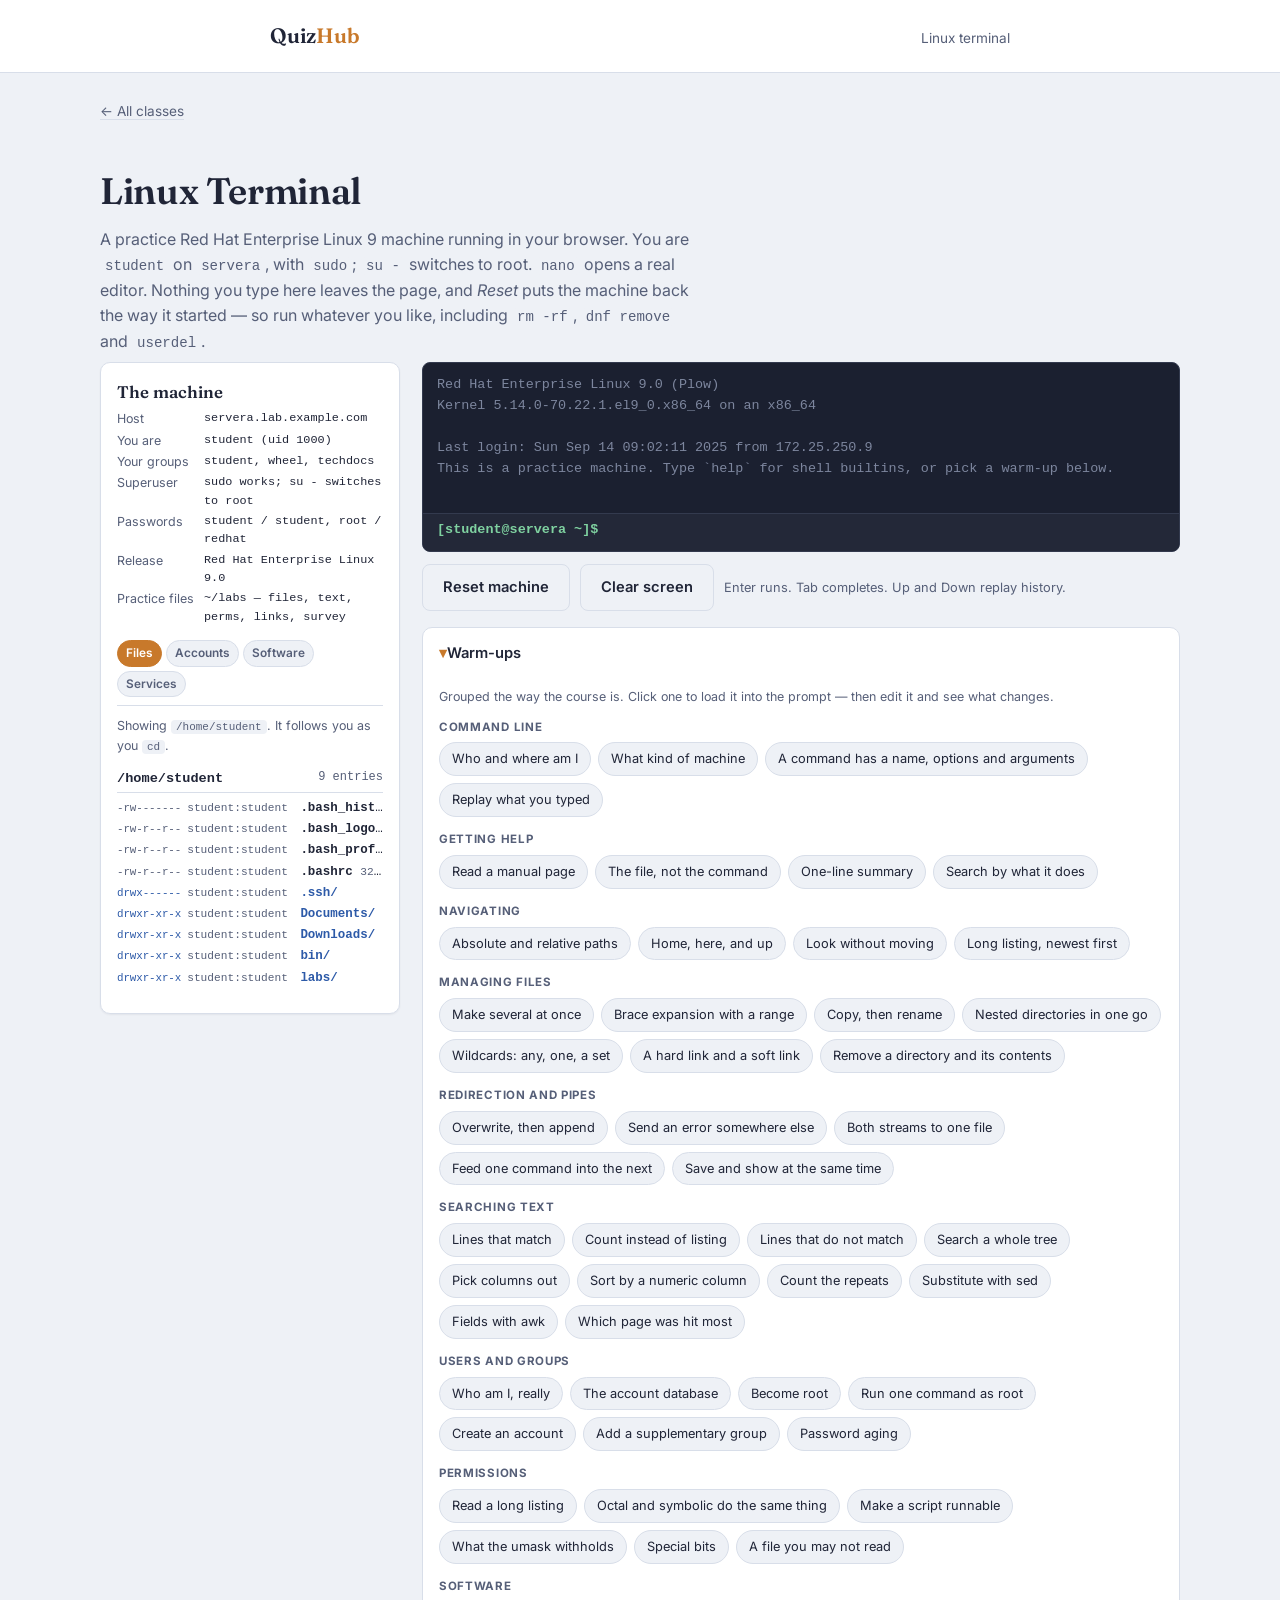
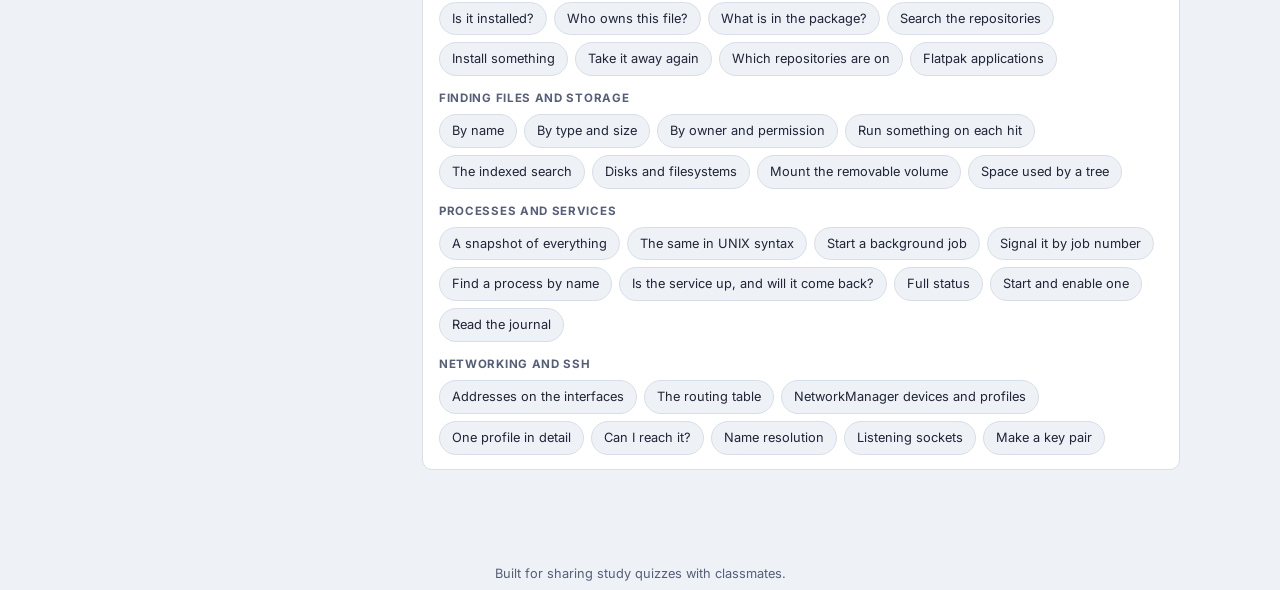
<file: terminal.html>
<!doctype html>
<html lang="en">
<head>
<meta charset="utf-8">
<meta name="viewport" content="width=device-width, initial-scale=1">
<title>Linux Terminal</title>
<link rel="stylesheet" href="assets/style.css">
</head>
<body>

<div class="topbar">
  <div class="topbar-inner">
    <a class="brand" href="index.html">Quiz<span class="brand-mark">Hub</span></a>
    <span class="topbar-sub" id="term-subtitle">Linux terminal</span>
  </div>
</div>

<div class="wrap wide">
  <div class="crumb"><a href="index.html">&larr; All classes</a></div>

  <div class="page-head">
    <h1>Linux Terminal</h1>
    <p>A practice Red Hat Enterprise Linux 9 machine running in your browser. You are
       <code>student</code> on <code>servera</code>, with <code>sudo</code>; <code>su -</code>
       switches to root. <code>nano</code> opens a real editor. Nothing you type here leaves the
       page, and <em>Reset</em> puts the machine back the way it started &mdash; so run
       whatever you like, including <code>rm&nbsp;-rf</code>, <code>dnf&nbsp;remove</code>
       and <code>userdel</code>.</p>
  </div>

  <div id="loading" class="loading">Starting the machine&hellip;</div>

  <div id="app" hidden>
    <div class="sql-layout">
      <aside class="sql-side">
        <div class="sql-side-head">The machine</div>
        <div id="facts"></div>
        <div class="side-tabs" id="side-tabs">
          <button class="side-tab is-on" data-panel="files">Files</button>
          <button class="side-tab" data-panel="accounts">Accounts</button>
          <button class="side-tab" data-panel="software">Software</button>
          <button class="side-tab" data-panel="services">Services</button>
        </div>
        <div class="sql-side-note" id="side-note">
          Showing your working directory. It follows you as you <code>cd</code>.
        </div>
        <div id="side-body" class="schema-body"></div>
      </aside>

      <main class="sql-main">
        <div class="term-shell" id="term-shell">
          <div class="term-scroll" id="term-scroll"></div>
          <div class="term-inputline" id="term-inputline">
            <span class="term-prompt" id="term-prompt"></span>
            <input type="text" id="term-input" class="term-input" spellcheck="false"
              autocomplete="off" autocapitalize="off" autocorrect="off"
              aria-label="Command line">
          </div>
        </div>

        <div class="sql-toolbar">
          <button class="btn ghost" id="reset">Reset machine</button>
          <button class="btn ghost" id="clear">Clear screen</button>
          <span class="sql-status" id="status">Enter runs. Tab completes. Up and Down replay history.</span>
        </div>

        <details class="sql-recipes" open>
          <summary>Warm-ups</summary>
          <p class="sql-side-note">Grouped the way the course is. Click one to load it into
             the prompt &mdash; then edit it and see what changes.</p>
          <div id="recipes"></div>
        </details>
      </main>
    </div>
  </div>
</div>

<footer class="site">Built for sharing study quizzes with classmates.</footer>

<script src="assets/box.js"></script>
<script src="assets/shell.js"></script>
<script src="assets/shtext.js"></script>
<script src="assets/shadmin.js"></script>
<script src="assets/shpkg.js"></script>
<script src="assets/shsys.js"></script>
<script src="assets/shusage.js"></script>
<script src="assets/shellhl.js"></script>
<script src="assets/shellview.js"></script>
<script src="assets/nano.js"></script>
<script src="assets/man.js"></script>
<script src="assets/term.js"></script>
</body>
</html>
</file>
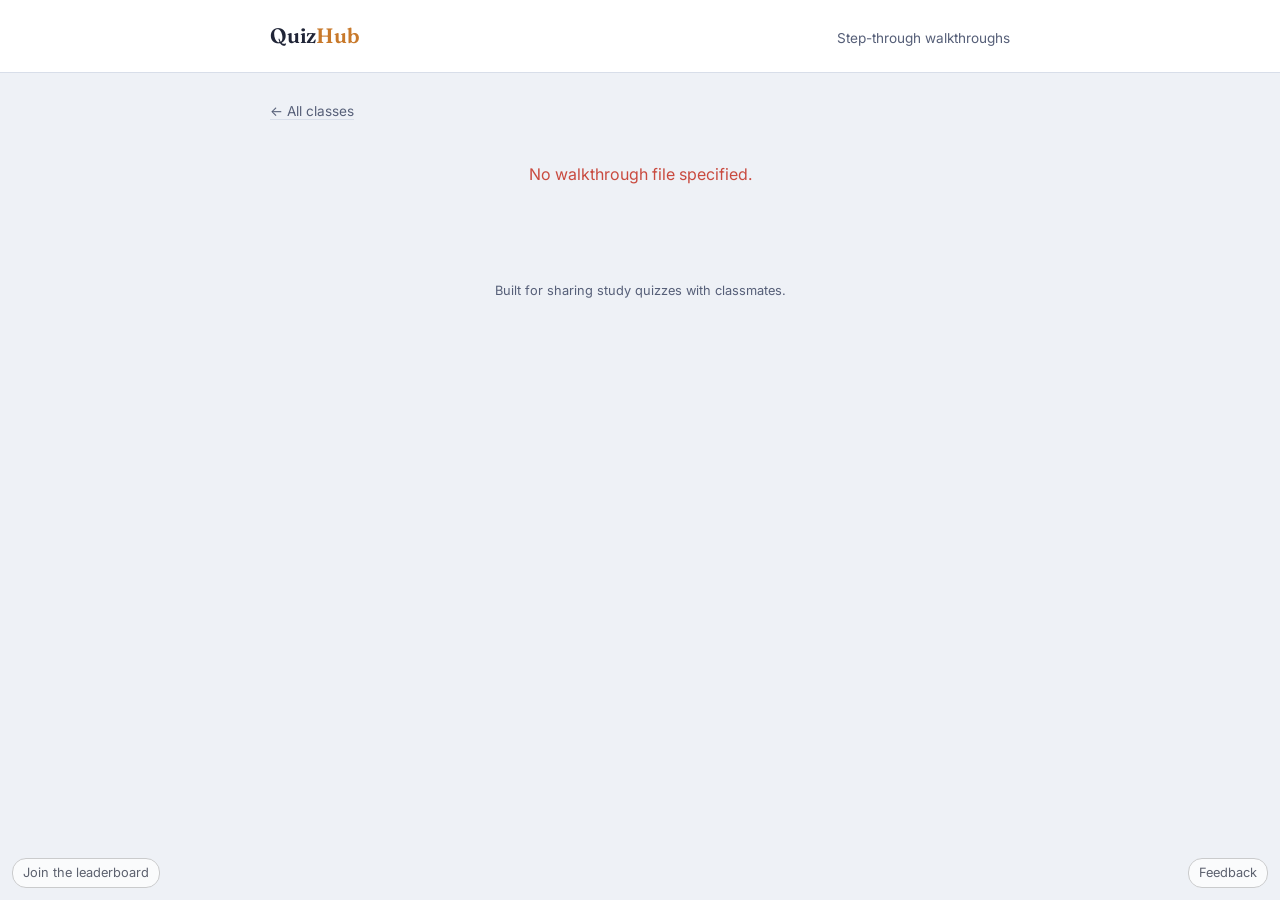
<file: walkthrough.html>
<!doctype html>
<html lang="en">
<head>
<meta charset="utf-8">
<meta name="viewport" content="width=device-width, initial-scale=1">
<title>Walkthroughs</title>
<link rel="stylesheet" href="assets/style.css">
<link rel="stylesheet" href="assets/drills.css">
<link rel="stylesheet" href="assets/walkthrough.css">
</head>
<body>

<div class="topbar">
  <div class="topbar-inner">
    <a class="brand" href="index.html">Quiz<span class="brand-mark">Hub</span></a>
    <span class="topbar-sub">Step-through walkthroughs</span>
  </div>
</div>

<div class="wrap">
  <div class="crumb"><a href="index.html">&larr; All classes</a></div>
  <div id="loading" class="loading">Loading walkthroughs&hellip;</div>
  <div id="app"></div>
</div>

<footer class="site">Built for sharing study quizzes with classmates.</footer>

<script src="assets/walkthrough.js"></script>
<script src="assets/firebase-config.js"></script>
<script src="assets/feedback.js"></script>
<script src="assets/player.js"></script>
</body>
</html>
</file>
<file: assets/style.css>
@import url('https://fonts.googleapis.com/css2?family=Fraunces:opsz,wght@9..144,500;9..144,600&family=Inter:wght@400;500;600;700&display=swap');

:root{
  --ink: #202537;
  --ink-soft: #565f78;
  --paper: #eef1f6;
  --card: #ffffff;
  --line: #d8dee9;
  --accent: #c8792b;
  --accent-ink: #ffffff;
  --good: #2f8f5b;
  --good-bg: #e4f5ec;
  --bad: #c94a3f;
  --bad-bg: #fbe8e6;
  --partial: #b0791f;
  --partial-bg: #fbf1de;
  --shadow: 0 1px 2px rgba(32,37,55,0.06);
  --radius: 10px;
  --maxw: 780px;
}

*{ box-sizing: border-box; }

html{ -webkit-text-size-adjust: 100%; }

body{
  margin: 0;
  background: var(--paper);
  color: var(--ink);
  font-family: 'Inter', -apple-system, BlinkMacSystemFont, 'Segoe UI', sans-serif;
  line-height: 1.55;
  -webkit-font-smoothing: antialiased;
}

@media (prefers-reduced-motion: reduce){
  *{ animation-duration: 0.001ms !important; transition-duration: 0.001ms !important; }
}

a{ color: inherit; }

.wrap{
  max-width: var(--maxw);
  margin: 0 auto;
  padding: 0 20px 64px;
}

/* ---------- Top bar ---------- */
.topbar{
  border-bottom: 1px solid var(--line);
  background: var(--card);
}
.topbar-inner{
  max-width: var(--maxw);
  margin: 0 auto;
  padding: 20px 20px;
  display: flex;
  align-items: baseline;
  justify-content: space-between;
  gap: 12px;
}
.brand{
  font-family: 'Fraunces', Georgia, serif;
  font-weight: 600;
  font-size: 1.3rem;
  text-decoration: none;
  letter-spacing: -0.01em;
}
.brand-mark{ color: var(--accent); }
.topbar-sub{
  font-size: 0.85rem;
  color: var(--ink-soft);
}

/* ---------- Hero / headers ---------- */
.page-head{
  padding: 40px 0 8px;
}
.page-head h1{
  font-family: 'Fraunces', Georgia, serif;
  font-weight: 600;
  font-size: clamp(1.7rem, 4vw, 2.3rem);
  margin: 0 0 8px;
  letter-spacing: -0.01em;
}
.page-head p{
  color: var(--ink-soft);
  margin: 0;
  max-width: 60ch;
}
.crumb{
  font-size: 0.85rem;
  color: var(--ink-soft);
  margin-top: 28px;
}
.crumb a{ text-decoration: none; border-bottom: 1px solid var(--line); }
.crumb a:hover{ border-color: var(--ink-soft); }

/* ---------- Class list (index page) ---------- */
.class-list{
  margin-top: 28px;
  display: flex;
  flex-direction: column;
  gap: 12px;
}
.class-card{
  background: var(--card);
  border: 1px solid var(--line);
  border-radius: var(--radius);
  box-shadow: var(--shadow);
  overflow: hidden;
}
.class-card summary{
  list-style: none;
  cursor: pointer;
  padding: 18px 20px;
  display: flex;
  align-items: center;
  justify-content: space-between;
  gap: 12px;
}
.class-card summary::-webkit-details-marker{ display:none; }
.class-card summary:focus-visible{ outline: 2px solid var(--accent); outline-offset: -2px; }
.class-heading{ display: flex; flex-direction: column; gap: 2px; }
.class-code{
  font-family: 'Fraunces', Georgia, serif;
  font-weight: 600;
  font-size: 1.15rem;
}
.class-full{ font-size: 0.88rem; color: var(--ink-soft); }
.class-count{
  font-size: 0.8rem;
  color: var(--ink-soft);
  white-space: nowrap;
}
.chev{
  width: 18px; height: 18px;
  flex-shrink: 0;
  transition: transform 0.15s ease;
  color: var(--ink-soft);
}
.class-card[open] .chev{ transform: rotate(90deg); }

.quiz-rows{
  border-top: 1px solid var(--line);
}
.quiz-row{
  display: flex;
  align-items: center;
  justify-content: space-between;
  gap: 16px;
  padding: 16px 20px;
  text-decoration: none;
  color: var(--ink);
  border-top: 1px solid var(--line);
}
.quiz-row:first-child{ border-top: none; }
.quiz-row:hover{ background: var(--paper); }
.quiz-row-title{ font-weight: 600; }
.quiz-row-desc{ font-size: 0.85rem; color: var(--ink-soft); margin-top: 2px; }
.quiz-row-go{
  font-size: 0.85rem;
  color: var(--accent);
  font-weight: 600;
  white-space: nowrap;
}
.guide-row{ background: #fbf6ee; }
.guide-row:hover{ background: #f7efe0; }
.guide-badge{
  display: inline-block;
  font-size: 0.68rem;
  font-weight: 700;
  letter-spacing: 0.03em;
  text-transform: uppercase;
  color: var(--accent);
  background: #fff;
  border: 1px solid var(--accent);
  border-radius: 20px;
  padding: 1px 8px;
  margin-right: 8px;
  vertical-align: middle;
}

/* ---------- Study guide page ---------- */
.guide-sections{
  margin-top: 28px;
  display: flex;
  flex-direction: column;
  gap: 16px;
}
.guide-section-card{
  background: var(--card);
  border: 1px solid var(--line);
  border-radius: var(--radius);
  box-shadow: var(--shadow);
  overflow: hidden;
}
.guide-section-card summary{
  list-style: none;
  cursor: pointer;
  padding: 20px 24px;
  display: flex;
  align-items: center;
  justify-content: space-between;
  gap: 12px;
}
.guide-section-card summary::-webkit-details-marker{ display: none; }
.guide-section-card summary:focus-visible{ outline: 2px solid var(--accent); outline-offset: -2px; }
.guide-section-card[open] .chev{ transform: rotate(90deg); }
.guide-section-heading{ display: flex; flex-direction: column; gap: 3px; }
.guide-eyebrow{
  font-size: 0.72rem;
  font-weight: 700;
  letter-spacing: 0.04em;
  text-transform: uppercase;
  color: var(--accent);
}
.guide-section-name{
  font-family: 'Fraunces', Georgia, serif;
  font-weight: 600;
  font-size: 1.2rem;
}
.guide-section-body{
  padding: 4px 24px 28px;
  border-top: 1px solid var(--line);
}
.guide-jumpnav{
  display: flex;
  flex-wrap: wrap;
  gap: 6px 16px;
  padding: 16px 0 20px;
  margin-bottom: 8px;
  border-bottom: 1px solid var(--line);
}
.guide-jumpnav a{
  font-size: 0.86rem;
  text-decoration: none;
  color: var(--ink-soft);
  border-bottom: 1px solid var(--line);
}
.guide-jumpnav a:hover{ border-color: var(--accent); color: var(--accent); }
.guide-h3{
  font-family: 'Fraunces', Georgia, serif;
  font-weight: 600;
  font-size: 1.12rem;
  margin: 26px 0 10px;
  scroll-margin-top: 20px;
}
.guide-h3:first-child{ margin-top: 0; }
.guide-h4{
  font-size: 0.95rem;
  font-weight: 700;
  margin: 16px 0 6px;
  color: var(--ink);
}
.guide-p{
  margin: 0 0 12px;
  color: var(--ink);
}
.guide-list{
  margin: 0 0 14px;
  padding-left: 22px;
  display: flex;
  flex-direction: column;
  gap: 6px;
}
.guide-list li{ font-size: 0.95rem; }
.guide-code{ margin: 0 0 14px; }
code{
  font-family: 'SFMono-Regular', Consolas, monospace;
  font-size: 0.88em;
  background: var(--paper);
  border-radius: 4px;
  padding: 1px 5px;
}
.guide-table-wrap{
  overflow-x: auto;
  margin: 0 0 16px;
}
.guide-table{
  width: 100%;
  border-collapse: collapse;
  font-size: 0.9rem;
}
.guide-table th, .guide-table td{
  text-align: left;
  padding: 9px 12px;
  border: 1px solid var(--line);
  vertical-align: top;
}
.guide-table th{
  background: var(--paper);
  font-weight: 700;
  white-space: nowrap;
}
.guide-table td:first-child{ font-weight: 600; white-space: nowrap; }
.guide-note{
  background: var(--partial-bg);
  color: #7a5210;
  border-radius: 8px;
  padding: 12px 16px;
  font-size: 0.9rem;
  margin: 0 0 14px;
}
.guide-note strong{ margin-right: 4px; }

.empty-state{
  margin-top: 28px;
  padding: 32px 20px;
  border: 1px dashed var(--line);
  border-radius: var(--radius);
  color: var(--ink-soft);
  text-align: center;
  font-size: 0.95rem;
}

/* ---------- Quiz runner ---------- */
.quiz-meta{
  display: flex;
  align-items: center;
  justify-content: space-between;
  gap: 12px;
  margin: 28px 0 6px;
  font-size: 0.85rem;
  color: var(--ink-soft);
}
.progress-track{
  height: 6px;
  border-radius: 4px;
  background: var(--line);
  overflow: hidden;
  margin-bottom: 28px;
}
.progress-fill{
  height: 100%;
  background: var(--accent);
  border-radius: 4px;
  transition: width 0.25s ease;
}

.q-card{
  background: var(--card);
  border: 1px solid var(--line);
  border-radius: var(--radius);
  box-shadow: var(--shadow);
  padding: 28px;
}
.cat-badge{
  display: inline-block;
  font-size: 0.72rem;
  font-weight: 700;
  letter-spacing: 0.02em;
  padding: 3px 9px;
  border-radius: 20px;
  background: var(--paper);
  color: var(--ink-soft);
  margin-bottom: 14px;
}

.q-prompt{
  font-size: 1.12rem;
  font-weight: 600;
  margin: 0 0 20px;
  white-space: normal;
}

.q-fig{ margin: 0 0 20px; }

.fb-input, .sa-input{
  width: 100%;
  font: inherit;
  font-size: 0.97rem;
  padding: 12px 14px;
  border: 1px solid var(--line);
  border-radius: 8px;
  background: var(--card);
  color: var(--ink);
}
.fb-input:focus, .sa-input:focus{ outline: 2px solid var(--accent); outline-offset: 1px; border-color: var(--accent); }
.sa-input{ font-family: 'SFMono-Regular', Consolas, monospace; resize: vertical; }

.matching{
  display: flex;
  flex-direction: column;
  gap: 10px;
}
.match-row{
  display: flex;
  align-items: center;
  justify-content: space-between;
  gap: 14px;
  border: 1px solid var(--line);
  border-radius: 8px;
  padding: 10px 14px;
  flex-wrap: wrap;
}
.match-left{ font-weight: 600; flex: 1 1 160px; min-width: 120px; }
.match-select{
  font: inherit;
  font-size: 0.9rem;
  padding: 8px 10px;
  border-radius: 6px;
  border: 1px solid var(--line);
  background: var(--card);
  color: var(--ink);
  flex: 1 1 220px;
  min-width: 180px;
}

.model-answer{
  font-family: 'SFMono-Regular', Consolas, monospace;
  font-size: 0.88rem;
  background: var(--card);
  border: 1px solid var(--line);
  border-radius: 8px;
  padding: 12px 14px;
  margin: 8px 0 0;
  white-space: pre-wrap;
  overflow-x: auto;
}
.options{
  display: flex;
  flex-direction: column;
  gap: 10px;
}
.option{
  display: flex;
  align-items: flex-start;
  gap: 12px;
  text-align: left;
  width: 100%;
  border: 1px solid var(--line);
  background: var(--card);
  border-radius: 8px;
  padding: 13px 16px;
  font: inherit;
  font-size: 0.97rem;
  color: var(--ink);
  cursor: pointer;
  transition: border-color 0.12s ease, background 0.12s ease;
}
.option:hover:not(:disabled){ border-color: var(--accent); background: #fbf3ea; }
.option:focus-visible{ outline: 2px solid var(--accent); outline-offset: 1px; }
.option:disabled{ cursor: default; }
.option-letter{
  flex-shrink: 0;
  width: 24px; height: 24px;
  border-radius: 50%;
  border: 1px solid var(--line);
  display: flex; align-items: center; justify-content: center;
  font-size: 0.78rem;
  font-weight: 600;
  color: var(--ink-soft);
}
.option.correct{ border-color: var(--good); background: var(--good-bg); }
.option.correct .option-letter{ border-color: var(--good); color: var(--good); background: #fff; }
.option.incorrect{ border-color: var(--bad); background: var(--bad-bg); }
.option.incorrect .option-letter{ border-color: var(--bad); color: var(--bad); background: #fff; }
.option.dim{ opacity: 0.55; }

.feedback{
  margin-top: 18px;
  padding: 14px 16px;
  border-radius: 8px;
  font-size: 0.92rem;
}
.feedback.good{ background: var(--good-bg); color: #1f5c3d; }
.feedback.bad{ background: var(--bad-bg); color: #7f2c24; }
.feedback.partial{ background: var(--partial-bg); color: #7a5210; }
.feedback strong{ display: block; margin-bottom: 3px; }

/* ---------- Rubric self-grading (short answer) ---------- */
.rubric-box{
  margin-top: 14px;
  border: 1px solid var(--line);
  border-radius: 8px;
  padding: 14px 16px;
  background: var(--card);
}
.rubric-title{
  font-size: 0.88rem;
  font-weight: 600;
  color: var(--ink-soft);
  margin-bottom: 10px;
}
.rubric-list{
  display: flex;
  flex-direction: column;
  gap: 8px;
}
.rubric-item{
  display: flex;
  align-items: flex-start;
  gap: 10px;
  font-size: 0.92rem;
  cursor: pointer;
}
.rubric-item input[type=checkbox]{
  margin-top: 3px;
  width: 16px;
  height: 16px;
  accent-color: var(--accent);
  flex-shrink: 0;
}
.rubric-review{
  margin-top: 10px;
  display: flex;
  flex-direction: column;
  gap: 5px;
}
.rubric-review-item{
  font-size: 0.88rem;
  display: flex;
  align-items: flex-start;
  gap: 8px;
}
.rubric-mark{ font-weight: 700; flex-shrink: 0; }
.rubric-review-item.checked .rubric-mark{ color: var(--good); }
.rubric-review-item.unchecked .rubric-mark{ color: var(--bad); }
.rubric-review-item.unchecked{ color: var(--ink-soft); }

.q-actions{
  display: flex;
  justify-content: flex-end;
  margin-top: 22px;
}

.btn{
  appearance: none;
  border: none;
  border-radius: 8px;
  padding: 11px 20px;
  font: inherit;
  font-weight: 600;
  font-size: 0.92rem;
  cursor: pointer;
  background: var(--ink);
  color: #fff;
}
.btn:hover{ background: #33394f; }
.btn.primary{ background: var(--accent); color: var(--accent-ink); }
.btn.primary:hover{ background: #b06a24; }
.btn.ghost{
  background: transparent;
  color: var(--ink);
  border: 1px solid var(--line);
}
.btn.ghost:hover{ background: var(--card); border-color: var(--ink-soft); }
.btn:focus-visible{ outline: 2px solid var(--accent); outline-offset: 2px; }

/* ---------- Results ---------- */
.results{
  background: var(--card);
  border: 1px solid var(--line);
  border-radius: var(--radius);
  box-shadow: var(--shadow);
  padding: 36px 28px;
  text-align: center;
}
.results .score{
  font-family: 'Fraunces', Georgia, serif;
  font-size: 3rem;
  font-weight: 600;
  margin: 6px 0 2px;
}
.results .score-label{ color: var(--ink-soft); font-size: 0.95rem; }
.results-actions{
  display: flex;
  gap: 10px;
  justify-content: center;
  margin-top: 26px;
  flex-wrap: wrap;
}

.review{
  margin-top: 32px;
  display: flex;
  flex-direction: column;
  gap: 14px;
}
.review-item{
  background: var(--card);
  border: 1px solid var(--line);
  border-radius: var(--radius);
  padding: 18px 20px;
}
.review-item .rq{ font-weight: 600; margin-bottom: 8px; }
.review-tag{
  display: inline-block;
  font-size: 0.75rem;
  font-weight: 700;
  letter-spacing: 0.01em;
  padding: 2px 8px;
  border-radius: 20px;
  margin-bottom: 8px;
}
.review-tag.good{ background: var(--good-bg); color: #1f5c3d; }
.review-tag.bad{ background: var(--bad-bg); color: #7f2c24; }
.review-tag.partial{ background: var(--partial-bg); color: #7a5210; }
.review-answer{ font-size: 0.9rem; margin: 4px 0; }
.review-explain{ font-size: 0.88rem; color: var(--ink-soft); margin-top: 8px; }

.loading, .load-error{
  margin-top: 40px;
  text-align: center;
  color: var(--ink-soft);
}
.load-error{ color: var(--bad); }

footer.site{
  text-align: center;
  padding: 30px 20px 10px;
  font-size: 0.8rem;
  color: var(--ink-soft);
}

/* ===========================================================================
   SQL: the playground page, the schema browser, result grids, and the
   auto-graded `sql` question type inside a quiz.
   =========================================================================== */

.wrap.wide{ max-width: 1120px; }

.sql-layout{
  display: grid;
  grid-template-columns: minmax(240px, 300px) 1fr;
  gap: 22px;
  align-items: start;
}
@media (max-width: 860px){
  .sql-layout{ grid-template-columns: 1fr; }
  .sql-side{ order: 2; }
}

.sql-side{
  background: var(--card);
  border: 1px solid var(--line);
  border-radius: var(--radius);
  box-shadow: var(--shadow);
  padding: 16px 16px 10px;
  position: sticky;
  top: 16px;
  max-height: calc(100vh - 40px);
  overflow-y: auto;
}
.sql-side-head{
  font-family: 'Fraunces', Georgia, serif;
  font-weight: 600;
  font-size: 1.05rem;
  margin-bottom: 4px;
}
.sql-side-note{ font-size: 0.78rem; color: var(--ink-soft); margin-bottom: 12px; }

.sql-main{ min-width: 0; }
.sql-label{
  display: block;
  font-size: 0.78rem;
  font-weight: 700;
  text-transform: uppercase;
  letter-spacing: 0.05em;
  color: var(--ink-soft);
  margin-bottom: 6px;
}

/* ---------- Schema browser ---------- */
.schema-body{ font-size: 0.84rem; }
.schema-table{ margin-bottom: 14px; }
.schema-table-name{
  font-family: 'SFMono-Regular', Consolas, monospace;
  font-weight: 700;
  font-size: 0.85rem;
  padding-bottom: 3px;
  border-bottom: 1px solid var(--line);
  margin-bottom: 5px;
}
.schema-count{ float: right; font-weight: 400; font-size: 0.75rem; color: var(--ink-soft); }
.schema-cols{ list-style: none; margin: 0; padding: 0; }
.schema-cols li{
  font-family: 'SFMono-Regular', Consolas, monospace;
  font-size: 0.78rem;
  line-height: 1.7;
  white-space: nowrap;
  overflow: hidden;
  text-overflow: ellipsis;
}
.key-tag{
  display: inline-block;
  font-family: 'Inter', sans-serif;
  font-size: 0.6rem;
  font-weight: 700;
  letter-spacing: 0.03em;
  padding: 1px 4px;
  border-radius: 3px;
  margin-right: 5px;
  vertical-align: 1px;
}
.key-tag.pk{ background: var(--accent); color: #fff; }
.key-tag.fk{ background: #dfe4ee; color: var(--ink-soft); }
.col-type{ color: var(--ink-soft); font-size: 0.7rem; }
.fk-ref{ color: var(--ink-soft); font-size: 0.72rem; }

/* Collapsible schema shown next to a quiz question */
.schema-panel{
  border: 1px solid var(--line);
  border-radius: 8px;
  background: var(--paper);
  margin: 14px 0;
}
.schema-panel summary{
  cursor: pointer;
  padding: 9px 14px;
  font-size: 0.85rem;
  font-weight: 600;
  list-style: none;
}
.schema-panel summary::-webkit-details-marker{ display: none; }
.schema-panel summary::before{ content: '\25B8 '; color: var(--accent); }
.schema-panel[open] summary::before{ content: '\25BE '; }
.schema-panel summary:focus-visible{ outline: 2px solid var(--accent); outline-offset: -2px; }
.schema-panel .schema-body{
  padding: 2px 14px 12px;
  display: grid;
  grid-template-columns: repeat(auto-fill, minmax(210px, 1fr));
  gap: 4px 18px;
}

/* ---------- Editor + toolbar ---------- */
.sql-input{
  width: 100%;
  font-family: 'SFMono-Regular', Consolas, monospace;
  font-size: 0.88rem;
  line-height: 1.6;
  padding: 12px 14px;
  border: 1px solid var(--line);
  border-radius: 8px;
  background: var(--card);
  color: var(--ink);
  resize: vertical;
  tab-size: 2;
}
.sql-input:focus{ outline: 2px solid var(--accent); outline-offset: 1px; border-color: var(--accent); }

.sql-toolbar{
  display: flex;
  align-items: center;
  gap: 10px;
  flex-wrap: wrap;
  margin: 12px 0 16px;
}
.sql-status{ font-size: 0.8rem; color: var(--ink-soft); }
.sql-hint{
  background: #fbf6ee;
  border-left: 3px solid var(--accent);
  border-radius: 0 6px 6px 0;
  padding: 9px 14px;
  font-size: 0.87rem;
  margin-bottom: 12px;
}
.sql-hint strong{ margin-right: 5px; }
.sql-note{ font-size: 0.8rem; color: var(--ink-soft); margin-top: 10px; }

/* ---------- Result grid ---------- */
.sql-rowcount{ font-size: 0.78rem; color: var(--ink-soft); margin-bottom: 5px; }
.sql-table-wrap{
  overflow-x: auto;
  border: 1px solid var(--line);
  border-radius: 8px;
  background: var(--card);
  max-height: 460px;
  overflow-y: auto;
  margin-bottom: 14px;
}
.sql-table{
  border-collapse: collapse;
  width: 100%;
  font-family: 'SFMono-Regular', Consolas, monospace;
  font-size: 0.8rem;
}
.sql-table th, .sql-table td{
  text-align: left;
  padding: 6px 12px;
  border-bottom: 1px solid var(--line);
  white-space: nowrap;
}
.sql-table th{
  position: sticky;
  top: 0;
  background: var(--paper);
  font-family: 'Inter', sans-serif;
  font-size: 0.75rem;
  font-weight: 700;
  letter-spacing: 0.02em;
  z-index: 1;
}
.sql-table tbody tr:last-child td{ border-bottom: none; }
.sql-table tbody tr:nth-child(even){ background: #fafbfd; }
.sql-null{ color: var(--ink-soft); font-style: italic; }

.sql-empty, .sql-error{
  font-size: 0.86rem;
  padding: 11px 14px;
  border-radius: 8px;
  margin-bottom: 14px;
}
.sql-empty{ background: var(--card); border: 1px solid var(--line); color: var(--ink-soft); }
.sql-error{ background: var(--bad-bg); color: #7f2c24; font-family: 'SFMono-Regular', Consolas, monospace; }
.sql-error strong{ display: block; font-family: 'Inter', sans-serif; margin-bottom: 3px; }

/* ---------- Warm-ups ---------- */
.sql-recipes{
  border: 1px solid var(--line);
  border-radius: var(--radius);
  background: var(--card);
  padding: 4px 16px 14px;
  margin-top: 8px;
}
.sql-recipes summary{
  cursor: pointer;
  padding: 10px 0;
  font-weight: 600;
  font-size: 0.92rem;
  list-style: none;
}
.sql-recipes summary::-webkit-details-marker{ display: none; }
.sql-recipes summary::before{ content: '\25B8 '; color: var(--accent); }
.sql-recipes[open] summary::before{ content: '\25BE '; }
.recipe-list{ display: flex; flex-wrap: wrap; gap: 7px; }
.recipe{
  appearance: none;
  font: inherit;
  font-size: 0.8rem;
  cursor: pointer;
  padding: 6px 12px;
  border-radius: 20px;
  border: 1px solid var(--line);
  background: var(--paper);
  color: var(--ink);
}
.recipe:hover{ border-color: var(--accent); background: #fbf3ea; color: var(--accent); }
.recipe:focus-visible{ outline: 2px solid var(--accent); outline-offset: 2px; }

/* ---------- SQL answers in the end-of-quiz review ---------- */
.review-sub{
  font-size: 0.72rem;
  font-weight: 700;
  text-transform: uppercase;
  letter-spacing: 0.05em;
  color: var(--ink-soft);
  margin: 10px 0 4px;
}
.model-answer.your-sql{ background: #f6f7fa; border-left: 3px solid var(--line); }

.tool-row{ background: #eef4f1; }
.tool-row:hover{ background: #e2ede7; }
.tool-badge{ background: #2f8f5b; }

/* ===========================================================================
   nano — the editor, drawn over the terminal pane
   =========================================================================== */

/* While nano is open the pane needs a screen's worth of height of its own --
   the transcript underneath may only be two lines tall. */
.term-shell.has-nano{ min-height: 440px; }

.nano{
  position: absolute;
  inset: 0;
  display: flex;
  flex-direction: column;
  background: #12151b;
  color: #d7dbe0;
  font: 13px/1.5 ui-monospace, SFMono-Regular, Menlo, Consolas, monospace;
  z-index: 3;
}
.nano-title{
  display: flex;
  gap: 18px;
  align-items: baseline;
  padding: 4px 10px;
  background: #d7dbe0;
  color: #12151b;
  font-weight: 600;
  flex: 0 0 auto;
}
.nano-ver{ opacity: .75; font-weight: 500; }
.nano-file{ flex: 1 1 auto; text-align: center; }
.nano-mod{ font-style: italic; }
.nano-mod:not(:empty)::before{ content: '[ '; }
.nano-mod:not(:empty)::after{ content: ' ]'; }

.nano-body{ position: relative; flex: 1 1 auto; min-height: 0; }
.nano-text{
  width: 100%;
  height: 100%;
  box-sizing: border-box;
  padding: 6px 10px;
  border: 0;
  outline: none;
  resize: none;
  background: transparent;
  color: inherit;
  font: inherit;
  tab-size: 8;
  white-space: pre;
  overflow: auto;
}
.nano-text::selection{ background: #d7dbe0; color: #12151b; }
.nano-help{
  position: absolute;
  inset: 0;
  margin: 0;
  padding: 10px 14px;
  background: #12151b;
  color: #d7dbe0;
  overflow: auto;
  white-space: pre-wrap;
}

.nano-status{
  flex: 0 0 auto;
  min-height: 1.5em;
  padding: 2px 10px;
  text-align: center;
  color: #12151b;
}
.nano-status:not(:empty){ background: #d7dbe0; font-weight: 600; }

.nano-ask{
  flex: 0 0 auto;
  display: flex;
  gap: 6px;
  align-items: center;
  padding: 2px 10px;
  background: #d7dbe0;
  color: #12151b;
}
.nano-ask-label{ font-weight: 600; white-space: pre; }
.nano-ask-input{
  flex: 1 1 auto;
  border: 0;
  outline: none;
  background: transparent;
  color: inherit;
  font: inherit;
}

.nano-keys{ flex: 0 0 auto; padding: 4px 6px 6px; }
.nano-keyrow{ display: flex; flex-wrap: wrap; gap: 4px; }
.nano-key{
  flex: 1 1 0;
  min-width: 118px;
  text-align: left;
  padding: 3px 6px;
  border: 0;
  border-radius: 3px;
  background: transparent;
  color: #d7dbe0;
  font: inherit;
  cursor: pointer;
}
.nano-key:hover{ background: #222833; }
.nano-key-combo{
  display: inline-block;
  min-width: 2.2em;
  padding: 0 3px;
  background: #d7dbe0;
  color: #12151b;
  border-radius: 2px;
  font-weight: 600;
}

@media (max-width: 720px){
  .nano-key{ min-width: 0; flex-basis: 25%; }
  .nano-key-combo{ min-width: 0; }
}

/* ===========================================================================
   Labs — the selection grid, and one lab beside a terminal
   =========================================================================== */

.lab-grid{
  margin-top: 28px;
  display: grid;
  grid-template-columns: repeat(auto-fill, minmax(230px, 1fr));
  gap: 12px;
}
.lab-card{
  display: flex;
  flex-direction: column;
  gap: 3px;
  padding: 16px 18px;
  background: var(--card);
  border: 1px solid var(--line);
  border-radius: var(--radius);
  box-shadow: var(--shadow);
  text-decoration: none;
  color: var(--ink);
}
.lab-card:hover{ border-color: #4a5891; }
.lab-card-num{
  font-size: 0.7rem;
  font-weight: 700;
  letter-spacing: 0.04em;
  text-transform: uppercase;
  color: #4a5891;
}
.lab-card-title{
  font-family: 'Fraunces', Georgia, serif;
  font-weight: 600;
  font-size: 1.02rem;
  line-height: 1.3;
}
.lab-card-meta{ font-size: 0.82rem; color: var(--ink-soft); }

.lab-total{
  margin: 16px 0 0;
  font-size: 0.86rem;
  color: var(--ink-soft);
}
.lab-intro{
  margin-top: 32px;
  padding: 4px 24px 24px;
  background: var(--card);
  border: 1px solid var(--line);
  border-radius: var(--radius);
  box-shadow: var(--shadow);
}
.lab-intro .guide-h3:first-child{ margin-top: 22px; }

.lab-layout,
.guide-layout{
  margin-top: 24px;
  display: grid;
  grid-template-columns: minmax(0, 1fr) minmax(0, 1fr);
  gap: 20px;
  align-items: start;
}

/* A study guide is long-form reading, so it takes the larger share and the
   machine rides along beside it. */
.guide-layout{ grid-template-columns: minmax(0, 1.45fr) minmax(0, 1fr); }
.guide-layout .guide-sections{ margin-top: 0; }
.guide-term-inner{ position: sticky; top: 16px; }
.guide-term-head{
  font-size: 0.72rem;
  font-weight: 700;
  letter-spacing: 0.04em;
  text-transform: uppercase;
  color: var(--ink-soft);
  margin-bottom: 8px;
}
.lab-tasks{
  padding: 22px 24px 26px;
  background: var(--card);
  border: 1px solid var(--line);
  border-radius: var(--radius);
  box-shadow: var(--shadow);
}
.lab-tasks .guide-h3:first-child{ margin-top: 0; }
.lab-tasks .guide-list li{ margin-bottom: 2px; }

/* The terminal rides along as you read down a long task list. A sticky child
   only travels inside its own grid item, so the column has to span the whole
   row -- `align-items: start` alone would size it to its contents and the
   terminal would scroll away with everything else. */
.lab-term,
.guide-term{ align-self: stretch; }
.lab-term-inner{ position: sticky; top: 16px; }
.lab-files{
  margin-top: 14px;
  background: var(--card);
  border: 1px solid var(--line);
  border-radius: var(--radius);
  padding: 12px 16px;
  font-size: 0.9rem;
}
.lab-files summary{ cursor: pointer; font-weight: 600; }
.lab-files .schema-body{ margin-top: 10px; }

.lab-stuck{ font-size: 0.88rem; }

.lab-nav{
  margin-top: 26px;
  display: flex;
  align-items: center;
  justify-content: space-between;
  gap: 14px;
  font-size: 0.88rem;
}
.lab-nav-link, .lab-nav-all{
  text-decoration: none;
  color: var(--ink-soft);
  border-bottom: 1px solid var(--line);
}
.lab-nav-link:hover, .lab-nav-all:hover{ color: var(--accent); border-color: var(--accent); }
.lab-nav-all{ font-weight: 600; }

@media (max-width: 900px){
  .lab-layout,
  .guide-layout{ grid-template-columns: minmax(0, 1fr); }
  .lab-term-inner,
  .guide-term-inner{ position: static; }
}

/* Lab sheets: the guide renderer, but exercises rather than reference. */
.exercise-row{ background: #eff1f7; }
.exercise-row:hover{ background: #e4e7f1; }
.exercise-badge{ background: #4a5891; }

/* ===========================================================================
   SQL syntax highlighting
   =========================================================================== */

:root{
  --tok-keyword: #2d5aa8;
  --tok-func:    #7a3ea8;
  --tok-string:  #1f6f45;
  --tok-number:  #a8442a;
  --tok-comment: #6b7286;
  --tok-op:      #565f78;
  --tok-ident:   var(--ink);
}

.tok-keyword{ color: var(--tok-keyword); font-weight: 600; }
.tok-func{ color: var(--tok-func); }
.tok-string{ color: var(--tok-string); }
.tok-number{ color: var(--tok-number); }
.tok-comment{ color: var(--tok-comment); font-style: italic; }
.tok-op{ color: var(--tok-op); }
.tok-ident{ color: var(--tok-ident); }
.tok-ident-quoted{ color: var(--tok-ident); }

/* Read-only highlighted block */
pre.sql-hl{ white-space: pre-wrap; }
pre.sql-hl code{ font: inherit; background: none; padding: 0; }

/* ---------- Live editor overlay ----------
   The <pre> and the <textarea> stack in the same box and must agree on every
   metric that affects where a glyph lands: font, size, line-height, padding,
   border width, wrapping and tab size. Change one, change both. */

.sql-editor{
  position: relative;
  width: 100%;
}

.sql-editor > .sql-input-live,
.sql-editor > .sql-editor-hl{
  margin: 0;
  font-family: 'SFMono-Regular', Consolas, monospace;
  font-size: 0.88rem;
  line-height: 1.6;
  letter-spacing: normal;
  padding: 12px 14px;
  border: 1px solid transparent;
  border-radius: 8px;
  white-space: pre-wrap;
  overflow-wrap: break-word;
  word-break: normal;
  tab-size: 2;
}

.sql-editor > .sql-editor-hl{
  position: absolute;
  inset: 0;
  overflow: hidden;
  background: var(--card);
  border-color: var(--line);
  color: var(--tok-ident);
  pointer-events: none;
  z-index: 0;
}

/* The textarea stays in flow, so it sets the height the overlay stretches to —
   and its resize handle keeps working. Its own glyphs are invisible; only the
   caret and the selection show through to the highlighted copy beneath. */
.sql-editor > .sql-input-live{
  position: relative;
  display: block;
  width: 100%;
  z-index: 1;
  background: transparent;
  color: transparent;
  caret-color: var(--ink);
  resize: vertical;
}
.sql-editor > .sql-input-live::selection{ background: #cfe0f6; color: transparent; }
.sql-editor > .sql-input-live:focus{
  outline: 2px solid var(--accent);
  outline-offset: 1px;
  border-color: transparent;
}
.sql-editor:focus-within > .sql-editor-hl{ border-color: var(--accent); }

/* Highlighted code blocks inside a study guide */
.guide-code.sql-hl{ white-space: pre-wrap; }

/* ===========================================================================
   The practice terminal
   =========================================================================== */

:root{
  --term-bg:     #1b2030;
  --term-bg-alt: #232838;
  --term-ink:    #d7dcea;
  --term-dim:    #7d869e;
  --term-line:   #333a4e;
}

.term-shell{
  position: relative;            /* nano is drawn over this box */
  background: var(--term-bg);
  border: 1px solid var(--term-line);
  border-radius: 8px;
  overflow: hidden;
  font-family: 'SFMono-Regular', Consolas, monospace;
  font-size: 0.84rem;
  line-height: 1.55;
  color: var(--term-ink);
}

.term-scroll{
  max-height: 420px;
  min-height: 150px;
  overflow-y: auto;
  overflow-x: auto;
  padding: 12px 14px 4px;
}
.term-compact .term-scroll{ max-height: 260px; min-height: 96px; }

.term-entry{ margin-bottom: 2px; }
.term-line{ white-space: pre-wrap; word-break: break-word; }

.term-prompt{
  color: #7fd1a0;
  font-weight: 600;
  white-space: pre;
  user-select: none;
}
.term-cmd{ color: var(--term-ink); }

.term-out{
  margin: 0 0 6px;
  padding: 0;
  background: none;
  border: 0;
  color: var(--term-ink);
  font: inherit;
  white-space: pre;
  overflow-x: auto;
}
.term-err{ color: #f0968c; }
.term-note{ color: var(--term-dim); font-style: italic; }
/* The login banner is prose, so let it wrap rather than push a scrollbar
   across a narrow terminal. Command output keeps its columns. */
.term-banner{ color: var(--term-dim); white-space: pre-wrap; }

.term-inputline{
  display: flex;
  align-items: baseline;
  gap: 0;
  padding: 6px 14px 10px;
  border-top: 1px solid var(--term-line);
  background: var(--term-bg-alt);
}
.term-input{
  flex: 1;
  min-width: 0;
  border: 0;
  outline: 0;
  background: transparent;
  color: var(--term-ink);
  font: inherit;
  padding: 0;
  caret-color: #7fd1a0;
}
.term-input:disabled{ color: var(--term-dim); }

/* ---------- shell syntax highlighting ---------- */

/* On the light page: model answers, the study guide. */
.tok-command{ color: #2d5aa8; font-weight: 600; }
.tok-builtin{ color: #7a3ea8; font-weight: 600; }
.tok-option { color: #a8442a; }
.tok-var    { color: #7a3ea8; }
.tok-subst  { color: #7a3ea8; }
.tok-pipe   { color: #565f78; font-weight: 700; }
.tok-redir  { color: #565f78; font-weight: 700; }
.tok-glob   { color: #c94a3f; font-weight: 600; }
.tok-path   { color: #2f6f8f; }

/* On the dark terminal the same classes need their own palette. */
.term-shell .tok-command{ color: #8fd6a8; font-weight: 600; }
.term-shell .tok-builtin{ color: #9ad0f5; font-weight: 600; }
.term-shell .tok-option { color: #e0a76a; }
.term-shell .tok-var    { color: #d6a4e8; }
.term-shell .tok-subst  { color: #c8b3e8; }
.term-shell .tok-string { color: #e3c07b; }
.term-shell .tok-pipe,
.term-shell .tok-redir  { color: #99a2ba; font-weight: 700; }
.term-shell .tok-glob   { color: #f0968c; font-weight: 600; }
.term-shell .tok-path   { color: #8fb8e8; }
.term-shell .tok-number { color: #e5a07a; }
.term-shell .tok-comment{ color: var(--term-dim); font-style: italic; }
.term-shell .tok-keyword{ color: #c792ea; font-weight: 600; }

pre.shell-hl{ white-space: pre-wrap; }
pre.shell-hl code{ font: inherit; background: none; padding: 0; }
.guide-code.shell-hl{ white-space: pre-wrap; }

/* ---------- the machine panel ---------- */

.mode-tag{
  font-family: 'SFMono-Regular', Consolas, monospace;
  font-size: 0.68rem;
  letter-spacing: -0.01em;
  color: var(--ink-soft);
  margin-right: 6px;
}
.mode-tag.dir{ color: #2d5aa8; }
.mode-tag.link{ color: #7a3ea8; }
.fs-owner{ color: var(--ink-soft); font-size: 0.7rem; margin-right: 5px; }
.fs-name{ font-weight: 600; }
.fs-name.dir{ color: #2d5aa8; }
.fs-name.link{ color: #7a3ea8; font-style: italic; }

.box-facts{
  display: grid;
  grid-template-columns: auto 1fr;
  gap: 2px 10px;
  margin: 0 0 14px;
  font-size: 0.78rem;
}
.box-facts dt{ color: var(--ink-soft); white-space: nowrap; }
.box-facts dd{
  margin: 0;
  font-family: 'SFMono-Regular', Consolas, monospace;
  font-size: 0.74rem;
  overflow-wrap: anywhere;
}

.side-tabs{
  display: flex;
  flex-wrap: wrap;
  gap: 4px;
  margin-bottom: 10px;
  border-bottom: 1px solid var(--line);
  padding-bottom: 8px;
}
.side-tab{
  font: inherit;
  font-size: 0.74rem;
  font-weight: 600;
  padding: 3px 8px;
  border: 1px solid var(--line);
  border-radius: 999px;
  background: var(--paper);
  color: var(--ink-soft);
  cursor: pointer;
}
.side-tab:hover{ border-color: var(--accent); color: var(--accent); }
.side-tab.is-on{ background: var(--accent); border-color: var(--accent); color: #fff; }
.side-tab:focus-visible{ outline: 2px solid var(--accent); outline-offset: 2px; }

.recipe-group{
  font-size: 0.72rem;
  font-weight: 700;
  text-transform: uppercase;
  letter-spacing: 0.06em;
  color: var(--ink-soft);
  margin: 14px 0 6px;
}
.recipe-group:first-child{ margin-top: 0; }

@media (max-width: 560px){
  .term-shell{ font-size: 0.78rem; }
  .term-scroll{ max-height: 300px; padding: 10px 10px 4px; }
  .term-inputline{ padding: 6px 10px 9px; }
}

/* The Next / See results button stays pinned to the bottom of the window, so a
 * long explanation never pushes it out of reach. */
.q-actions.q-next{
  position: sticky;
  bottom: 0;
  z-index: 5;
  margin: 22px -28px -28px;
  padding: 14px 28px;
  background: var(--card);
  border-top: 1px solid var(--line);
  border-radius: 0 0 var(--radius) var(--radius);
}

/* Compact quiz header: title and study-guide link on one line, so the question,
 * its explanation and the Next button fit on screen without scrolling. */
.page-head.quiz-head{
  display: flex;
  align-items: center;
  justify-content: space-between;
  flex-wrap: wrap;
  gap: 8px 16px;
  padding: 12px 0 4px;
}
.page-head.quiz-head h1{ font-size: 1.25rem; margin: 0; }
.page-head.quiz-head .btn{ padding: 7px 12px; font-size: 0.85rem; }

/* ---------- Featured / updated (index page) ---------- */
.featured{
  margin-top: 28px;
  padding: 20px;
  background: #fdf3e3;
  border: 1px solid var(--accent);
  border-radius: var(--radius);
  box-shadow: var(--shadow);
}
.featured-head{ display: flex; align-items: center; gap: 10px; }
.featured-head h2{
  font-family: 'Fraunces', Georgia, serif;
  font-weight: 600;
  font-size: 1.3rem;
  margin: 0;
}
.featured-flag, .new-pill{
  display: inline-block;
  font-size: 0.68rem;
  font-weight: 700;
  letter-spacing: 0.04em;
  text-transform: uppercase;
  color: var(--accent-ink);
  background: var(--accent);
  border-radius: 20px;
  padding: 2px 9px;
  vertical-align: middle;
  white-space: nowrap;
}
.new-pill{ margin-right: 8px; }
.class-code .new-pill{ margin: 0 0 0 8px; font-family: 'Inter', sans-serif; }
.featured-sub{ margin: 6px 0 0; color: var(--ink-soft); font-size: 0.92rem; }
.featured-list{
  margin-top: 16px;
  display: flex;
  flex-direction: column;
  gap: 12px;
}
.featured-card{
  display: flex;
  flex-direction: column;
  gap: 6px;
  padding: 16px 18px;
  background: var(--card);
  border: 2px solid var(--accent);
  border-radius: var(--radius);
  text-decoration: none;
  color: var(--ink);
}
.featured-card:hover{ background: #fffaf2; box-shadow: 0 2px 8px rgba(200,121,43,0.25); }
.featured-card:focus-visible{ outline: 3px solid var(--ink); outline-offset: 2px; }
.featured-card-top{ display: flex; align-items: center; justify-content: space-between; gap: 8px; }
.featured-class{ font-weight: 700; font-size: 0.95rem; }
.featured-class span{ font-weight: 400; color: var(--ink-soft); font-size: 0.82rem; }
.featured-card-title{ font-family: 'Fraunces', Georgia, serif; font-weight: 600; font-size: 1.15rem; }
.featured-card-desc{ font-size: 0.85rem; color: var(--ink-soft); }
.featured-card-go{ margin-top: auto; padding-top: 6px; color: var(--accent); font-weight: 700; font-size: 0.9rem; }
.list-title{
  font-family: 'Fraunces', Georgia, serif;
  font-weight: 600;
  font-size: 1.1rem;
  margin: 32px 0 -12px;
  color: var(--ink-soft);
}
.featured-row{ background: #fdf3e3; box-shadow: inset 4px 0 0 var(--accent); }
.featured-row:hover{ background: #fbe9cf; }
@media (max-width: 480px){
  .featured{ padding: 16px; }
}

/* ---------- Quiz length chooser (quizzes that set shortCount) ---------- */
.mode-lead{ margin: 24px 0 4px; color: var(--ink-soft); }
.len-card{
  margin-top: 12px;
  padding: 20px;
  background: var(--card);
  border: 2px solid var(--accent);
  border-radius: var(--radius);
  box-shadow: var(--shadow);
  display: flex;
  flex-direction: column;
  gap: 14px;
}
.len-top{ display: flex; align-items: center; justify-content: space-between; gap: 12px; flex-wrap: wrap; }
.len-label{ font-weight: 600; }
.len-numwrap{ display: inline-flex; align-items: baseline; gap: 8px; }
.len-num{
  width: 5.5rem;
  padding: 8px 10px;
  font: inherit;
  font-size: 1.15rem;
  font-weight: 700;
  text-align: center;
  color: var(--ink);
  background: var(--paper);
  border: 1px solid var(--line);
  border-radius: 8px;
}
.len-num:focus-visible{ outline: 2px solid var(--accent); outline-offset: 1px; }
.len-of{ color: var(--ink-soft); font-size: 0.9rem; }
.len-range{ width: 100%; accent-color: var(--accent); height: 28px; }
.len-presets{ display: flex; flex-wrap: wrap; gap: 8px; }
.len-preset{
  padding: 6px 14px;
  font: inherit;
  font-size: 0.9rem;
  font-weight: 600;
  color: var(--ink);
  background: var(--paper);
  border: 1px solid var(--line);
  border-radius: 20px;
  cursor: pointer;
}
.len-preset:hover{ border-color: var(--accent); }
.len-preset.on{ color: var(--accent-ink); background: var(--accent); border-color: var(--accent); }
.len-preset:focus-visible{ outline: 2px solid var(--ink); outline-offset: 2px; }
.len-note{ margin: 0; min-height: 2.8em; font-size: 0.9rem; color: var(--ink-soft); }
.len-go{ align-self: flex-start; }
@media (max-width: 480px){
  .len-card{ padding: 16px; }
  .len-go{ align-self: stretch; }
}

/* ---------- Archive (index page) ---------- */
.archive{
  margin-top: 36px;
  padding: 4px 16px 16px;
  border: 1px dashed var(--line);
  border-radius: var(--radius);
}
.archive > summary{
  list-style: none;
  cursor: pointer;
  padding: 12px 0;
  display: flex;
  align-items: baseline;
  gap: 10px;
}
.archive > summary::-webkit-details-marker{ display: none; }
.archive > summary::before{ content: "\25B8"; color: var(--ink-soft); transition: transform 0.15s ease; }
.archive[open] > summary::before{ transform: rotate(90deg); }
.archive > summary:focus-visible{ outline: 2px solid var(--accent); outline-offset: 2px; }
.archive-title{ font-family: 'Fraunces', Georgia, serif; font-weight: 600; font-size: 1.1rem; color: var(--ink-soft); }
.archive-sub{ font-size: 0.85rem; color: var(--ink-soft); }
.archive-note{ margin: 0 0 4px; font-size: 0.9rem; color: var(--ink-soft); }
.archive .class-list{ margin-top: 12px; }
.archive .class-card{ box-shadow: none; }

.len-topics{ border: 0; padding: 0; margin: 0 0 16px; }
.len-topic{ display: block; padding: 4px 0; cursor: pointer; }

/* feedback */
.fb-tab{ position: fixed; right: 12px; bottom: 12px; z-index: 50; font: inherit; font-size: .8rem; padding: 4px 10px; border-radius: 14px; border: 1px solid var(--border, #bbb); background: var(--card, #fff); color: inherit; opacity: .7; cursor: pointer; }
.fb-tab:hover, .fb-tab:focus{ opacity: 1; }
.fb-box{ position: fixed; right: 12px; bottom: 48px; z-index: 60; width: min(340px, calc(100vw - 24px)); padding: 12px; border-radius: 10px; border: 1px solid var(--border, #bbb); background: var(--card, #fff); color: inherit; box-shadow: 0 6px 24px rgba(0,0,0,.25); display: grid; gap: 8px; }
.fb-head, .fb-row{ display: flex; justify-content: space-between; align-items: center; gap: 8px; }
.fb-x{ border: 0; background: none; font-size: 1.3rem; color: inherit; cursor: pointer; }
.fb-ctx{ margin: 0; font-size: .8rem; opacity: .8; overflow: hidden; text-overflow: ellipsis; white-space: nowrap; }
.fb-text, .fb-kind{ font: inherit; width: 100%; box-sizing: border-box; padding: 6px; border-radius: 6px; border: 1px solid var(--border, #bbb); background: transparent; color: inherit; }
.fb-msg{ font-size: .8rem; }
.fb-report{ background: none; border: 0; padding: 0; margin-top: 8px; font: inherit; font-size: .75rem; opacity: .6; text-decoration: underline; color: inherit; cursor: pointer; }
.pl-tab{ right: auto; left: 12px; }
.pl-box{ right: auto; left: 12px; }
.lb-rows{ padding-left: 1.6em; line-height: 1.8; }
</file>
<file: assets/drills.css>
.dr-lead{ margin: 0 0 16px; color: var(--ink-soft); }
.dr-actions{ display: flex; flex-wrap: wrap; gap: 10px; margin-bottom: 18px; }
.dr-grid{ display: grid; grid-template-columns: repeat(auto-fill, minmax(250px, 1fr)); gap: 12px; }
.dr-tile{
  display: flex; flex-direction: column; gap: 6px; text-align: left; font: inherit; color: var(--ink);
  background: var(--card); border: 1px solid var(--line); border-radius: 10px; padding: 14px 16px; cursor: pointer;
}
.dr-tile:hover{ border-color: var(--ink-soft); }
.dr-tile:focus-visible{ outline: 2px solid var(--accent); outline-offset: 2px; }
.dr-title{ font-weight: 600; }
.dr-blurb{ font-size: 0.88rem; color: var(--ink-soft); }
.dr-status{ font-size: 0.85rem; color: var(--ink-soft); }
.dr-status.dr-done{ color: #1f5c3d; font-weight: 600; }
.dr-streak{ display: flex; align-items: center; gap: 12px; margin-bottom: 14px; font-size: 0.9rem; color: var(--ink-soft); }
.dr-dots{ display: flex; gap: 6px; }
.dr-dots i{ width: 14px; height: 14px; border-radius: 50%; border: 2px solid var(--line); }
.dr-dots i.on{ background: var(--accent); border-color: var(--accent); }
.dr-answer{ display: flex; align-items: center; gap: 10px; flex-wrap: wrap; margin-bottom: 14px; }
.dr-input{ width: 12rem; }
.dr-unit{ font-weight: 600; }
.dr-choices{ display: flex; flex-wrap: wrap; gap: 10px; margin-bottom: 14px; }
.dr-choice.dr-right{ border-color: #2f8f5b; box-shadow: 0 0 0 2px #2f8f5b inset; }
.dr-step{ margin-top: 4px; font-family: ui-monospace, Menlo, Consolas, monospace; font-size: 0.9rem; }
#dr-feedback{ margin-top: 6px; }
</file>
<file: assets/flashcards.css>
/* Flashcard page: reuses the site's palette from style.css. */
.fc-chips{ display:flex; flex-wrap:wrap; gap:8px; margin-bottom:14px; }
.fc-chip{ font:inherit; font-weight:600; font-size:.85rem; padding:7px 13px; border-radius:999px; border:1px solid var(--line); background:var(--card); color:var(--ink); cursor:pointer; }
.fc-chip[aria-pressed="true"]{ background:var(--accent); color:var(--accent-ink); border-color:var(--accent); }
.fc-meta{ display:flex; justify-content:space-between; gap:12px; flex-wrap:wrap; color:var(--ink-soft); font-size:.9rem; font-variant-numeric:tabular-nums; margin-bottom:6px; }
.fc-bar{ height:6px; background:var(--line); border-radius:3px; overflow:hidden; margin-bottom:14px; }
.fc-bar i{ display:block; height:100%; width:0; background:var(--good); transition:width .25s; }
.fc-card{ perspective:1400px; cursor:pointer; border:0; background:none; padding:0; text-align:left; font:inherit; color:inherit; width:100%; }
.fc-inner{ display:grid; transition:transform .45s; transform-style:preserve-3d; }
.fc-card.flipped .fc-inner{ transform:rotateY(180deg); }
.fc-face{ grid-area:1/1; backface-visibility:hidden; -webkit-backface-visibility:hidden; min-height:340px; border:1px solid var(--line); border-radius:var(--radius); box-shadow:var(--shadow); padding:24px; display:flex; flex-direction:column; gap:12px; min-width:0; }
.fc-front{ background:var(--card); justify-content:center; align-items:center; text-align:center; }
.fc-back{ background:var(--paper); transform:rotateY(180deg); }
.fc-tag{ font-size:.72rem; font-weight:700; letter-spacing:.09em; text-transform:uppercase; color:var(--accent); }
.fc-term{ margin:0; font-weight:700; font-size:1.8rem; overflow-wrap:anywhere; text-wrap:balance; }
.fc-term.code{ font-family:ui-monospace,Consolas,monospace; font-size:1.45rem; }
.fc-hint{ color:var(--ink-soft); font-size:.85rem; }
.fc-lbl{ margin:0 0 2px; font-size:.72rem; font-weight:700; letter-spacing:.09em; text-transform:uppercase; color:var(--ink-soft); }
.fc-back p{ margin:0; }
.fc-back pre{ margin:0; background:var(--card); border:1px solid var(--line); border-radius:8px; padding:10px 12px; font:.85rem/1.5 ui-monospace,Consolas,monospace; overflow-x:auto; max-width:100%; }
.fc-ctrls{ display:grid; grid-template-columns:repeat(4,1fr); gap:8px; margin-top:14px; }
.fc-btn{ font:inherit; font-weight:600; font-size:.95rem; padding:11px 8px; border-radius:10px; border:1px solid var(--line); background:var(--card); color:var(--ink); cursor:pointer; }
.fc-primary{ background:var(--accent); color:var(--accent-ink); border-color:var(--accent); }
.fc-known-btn{ border-color:var(--good); color:var(--good); }
.fc-known-btn[aria-pressed="true"]{ background:var(--good); color:#fff; }
.fc-keys{ color:var(--ink-soft); font-size:.82rem; text-align:center; }
.fc-btn:focus-visible,.fc-chip:focus-visible,.fc-card:focus-visible{ outline:3px solid var(--accent); outline-offset:2px; }
@media (max-width:520px){ .fc-ctrls{ grid-template-columns:1fr 1fr; } .fc-face{ padding:18px; min-height:380px; } }
@media (prefers-reduced-motion:reduce){ .fc-inner,.fc-bar i{ transition:none; } }
.fc-links{ margin:0 0 12px; font-size:.9rem; color:var(--ink-soft); }
.fc-links:empty{ display:none; }
.fc-links a{ color:var(--accent); font-weight:600; text-decoration:none; }
.fc-links a:hover{ text-decoration:underline; }
</file>
<file: assets/walkthrough.css>
.wt-count{ font-size: 0.9rem; color: var(--ink-soft); margin-bottom: 6px; }
.wt-bar{ height: 6px; background: var(--line); border-radius: 3px; margin-bottom: 14px; overflow: hidden; }
.wt-bar i{ display: block; height: 100%; background: var(--accent); }
.wt-title{ font-size: 1.1rem; margin: 0 0 12px; }
.wt-text{ margin: 14px 0 0; }
.wt-links{ margin-top: 18px; font-size: 0.9rem; }
.wt-scroll{ overflow-x: auto; }
.wt-table{ border-collapse: collapse; width: 100%; font-size: 0.92rem; }
.wt-table th, .wt-table td{ border: 1px solid var(--line); padding: 6px 10px; text-align: left; min-width: 3.5rem; }
.wt-table th{ background: var(--paper); }
.wt-table td.wt-hl{ background: var(--partial-bg); font-weight: 600; box-shadow: inset 0 0 0 2px var(--accent); }
.wt-flow{ list-style: none; margin: 0; padding: 0; display: flex; flex-wrap: wrap; gap: 8px; }
.wt-flow li{ border: 1px solid var(--line); border-radius: 8px; padding: 6px 10px; color: var(--ink-soft); }
.wt-flow li span{ display: inline-block; margin-right: 6px; font-weight: 600; }
.wt-flow li.wt-past{ background: var(--good-bg); color: var(--ink); }
.wt-flow li.wt-now{ background: var(--accent); border-color: var(--accent); color: var(--accent-ink); font-weight: 600; }
.btn:disabled{ opacity: 0.4; cursor: default; }
.wt-pat{ margin-bottom: 8px; }
.wt-pat code, .wt-line .wt-text-line{ font-family: ui-monospace, Menlo, Consolas, monospace; }
.wt-pat code{ background: var(--paper); padding: 2px 6px; border-radius: 4px; }
.wt-line{ display: flex; flex-wrap: wrap; justify-content: space-between; gap: 4px 16px; padding: 5px 0; border-bottom: 1px solid var(--line); white-space: pre-wrap; }
.wt-note{ color: var(--ink-soft); font-size: 0.88rem; }
.wt-g0{ background: #f6d9a8; } .wt-g1{ background: #b9dcc9; } .wt-g2{ background: #b8d0ee; } .wt-g3{ background: #e6c3e6; }
.wt-line mark{ color: inherit; border-radius: 3px; padding: 1px 0; }
</file>
